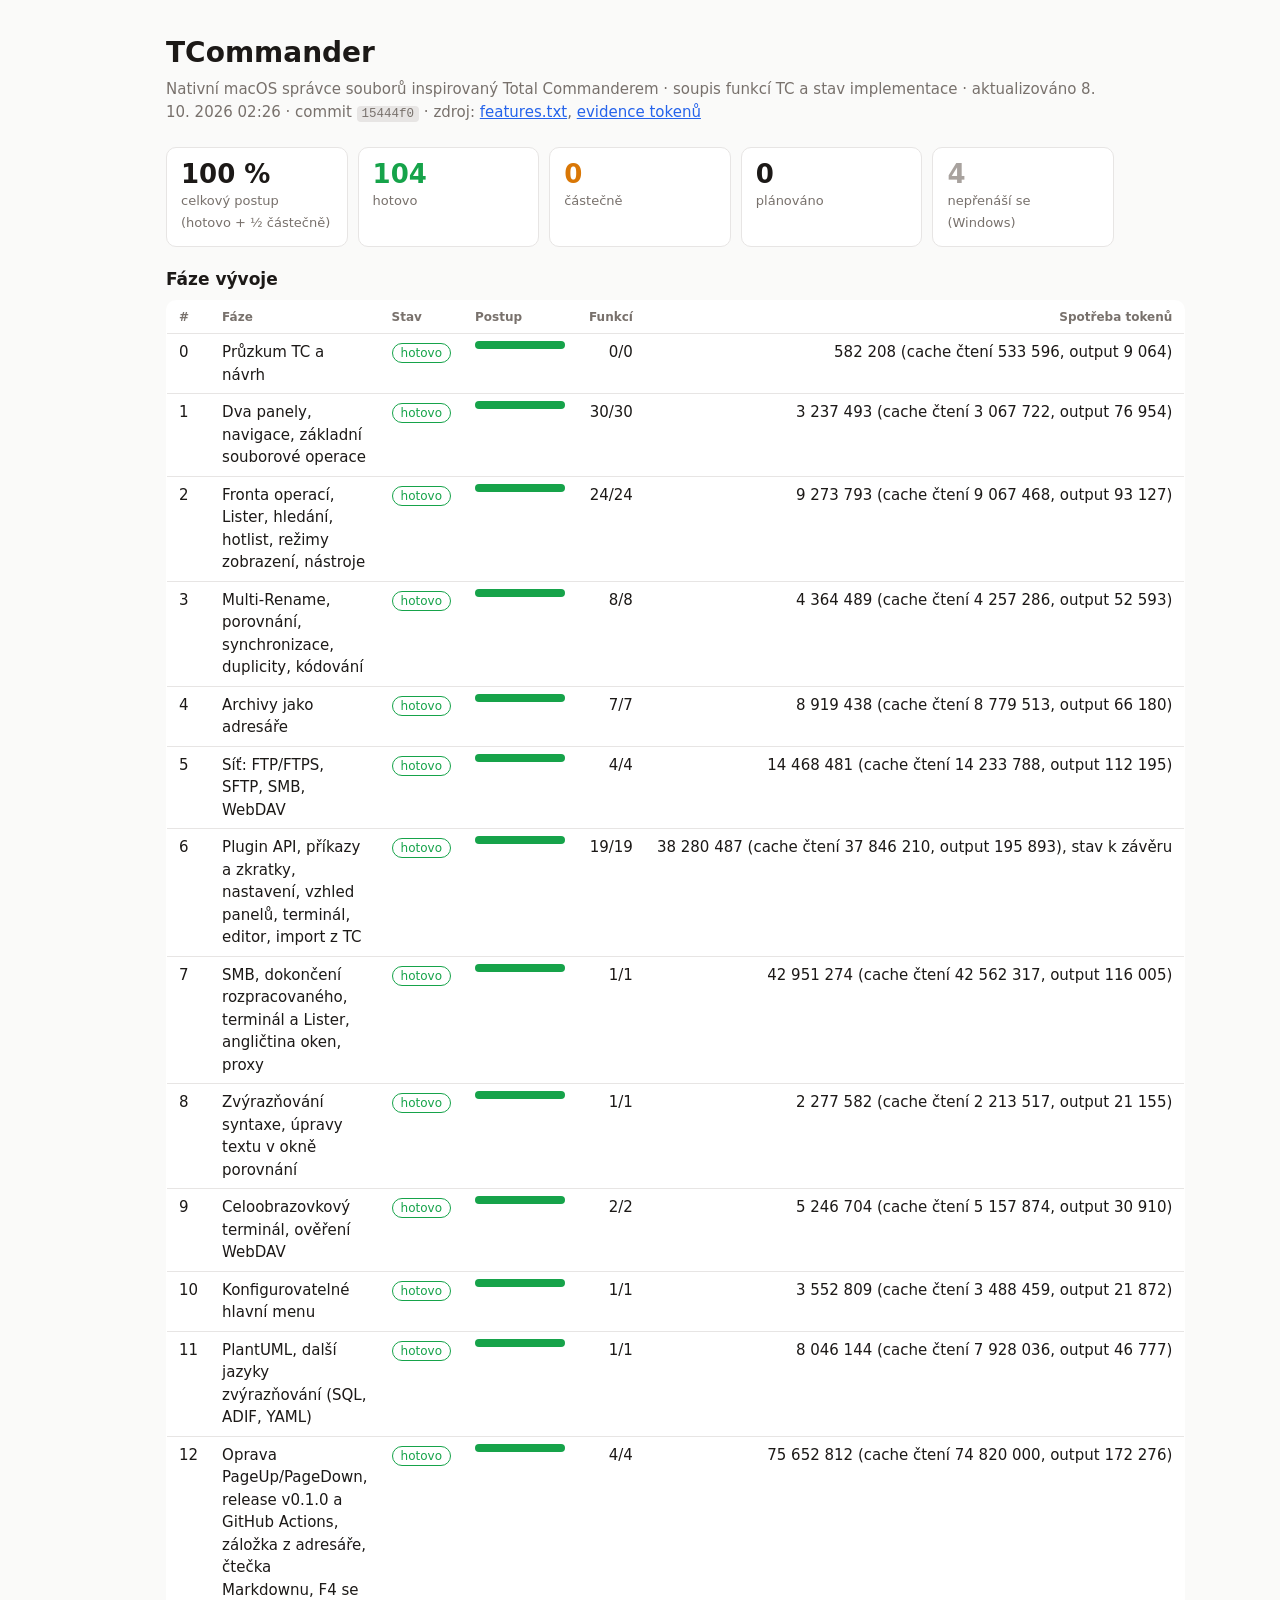
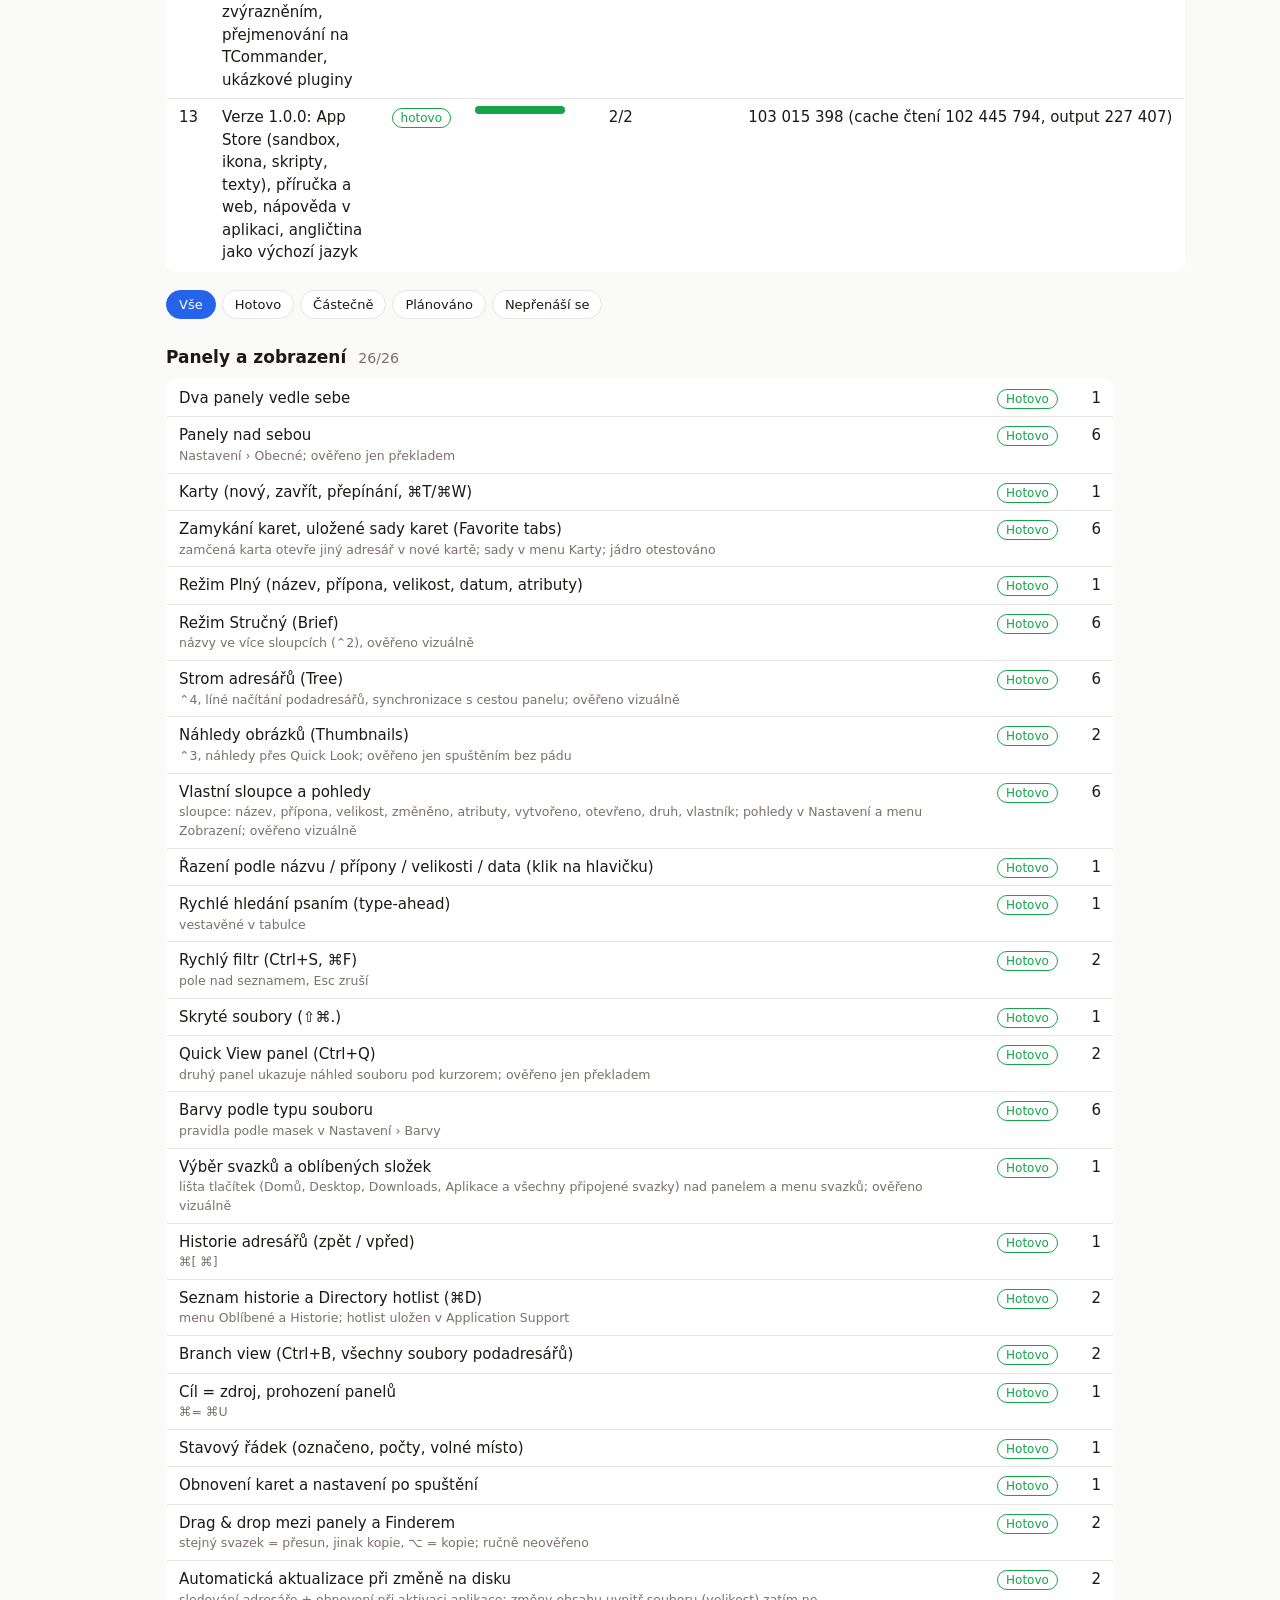
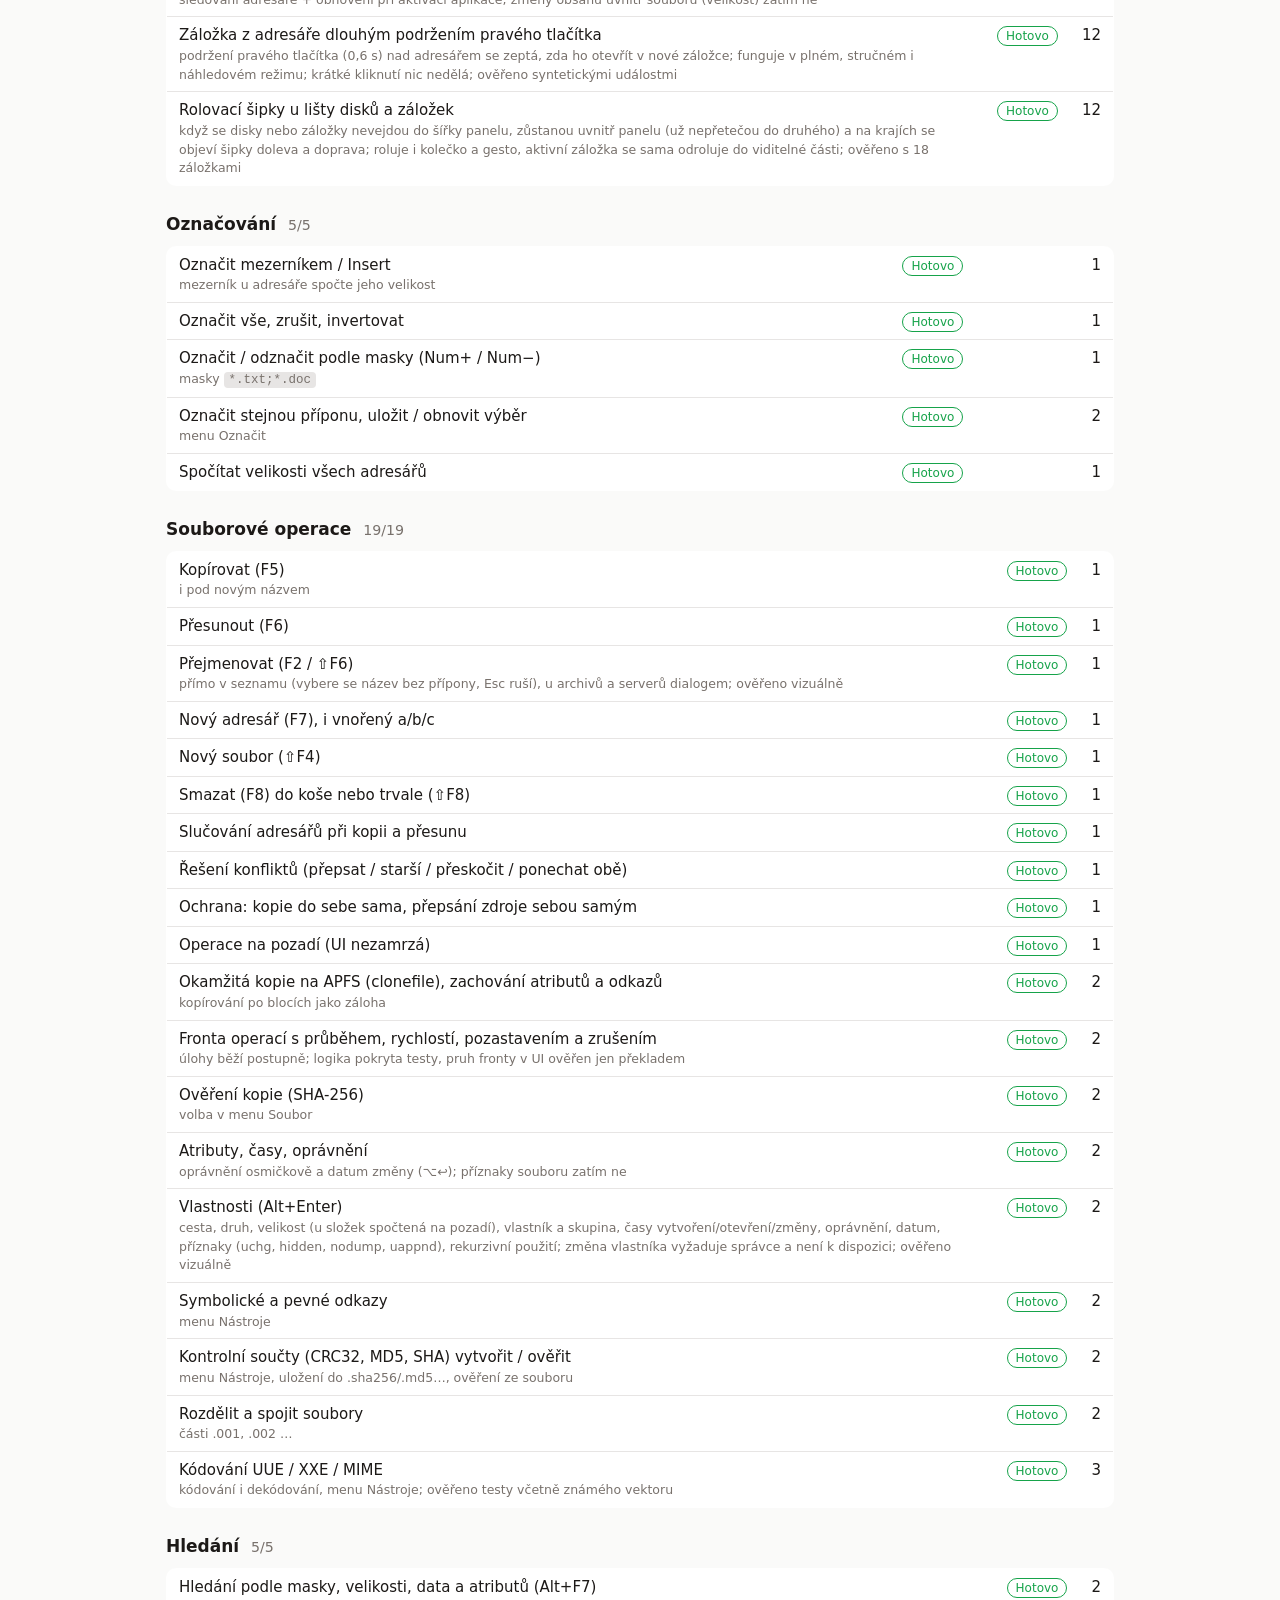
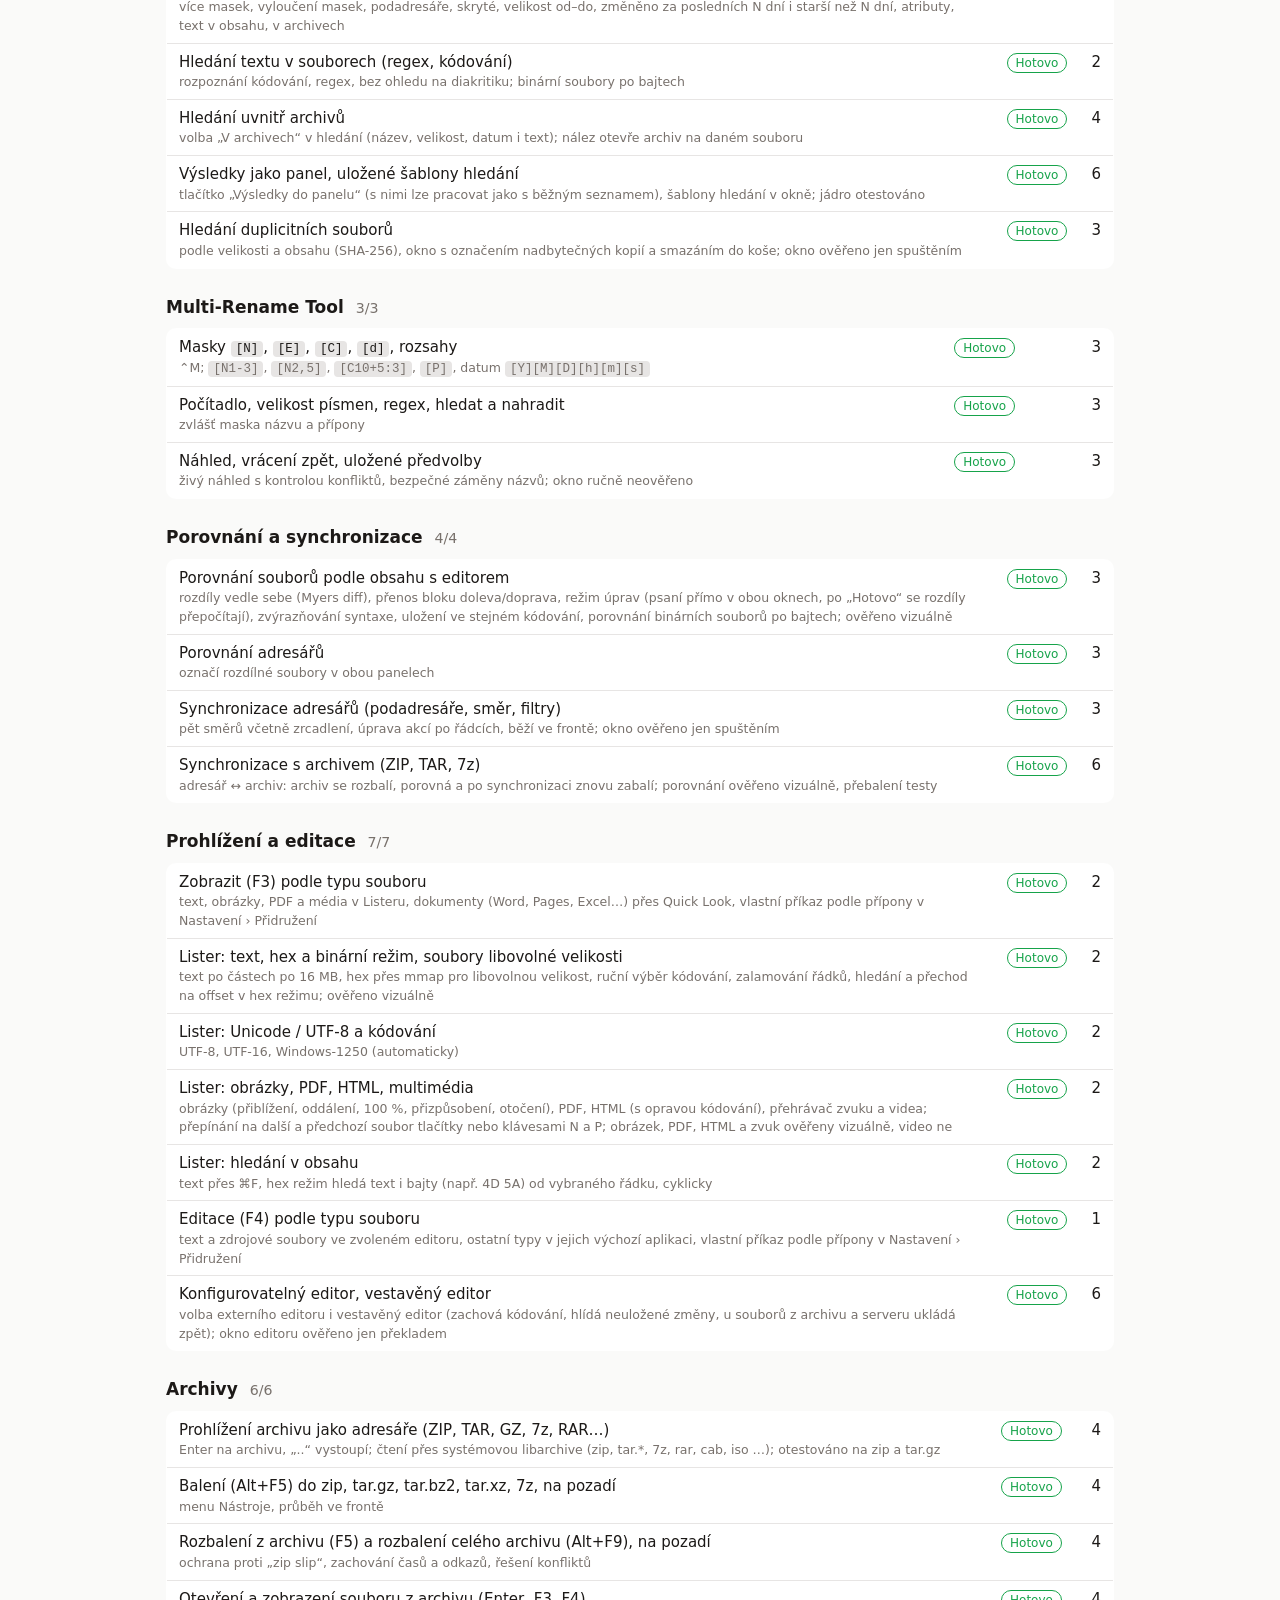
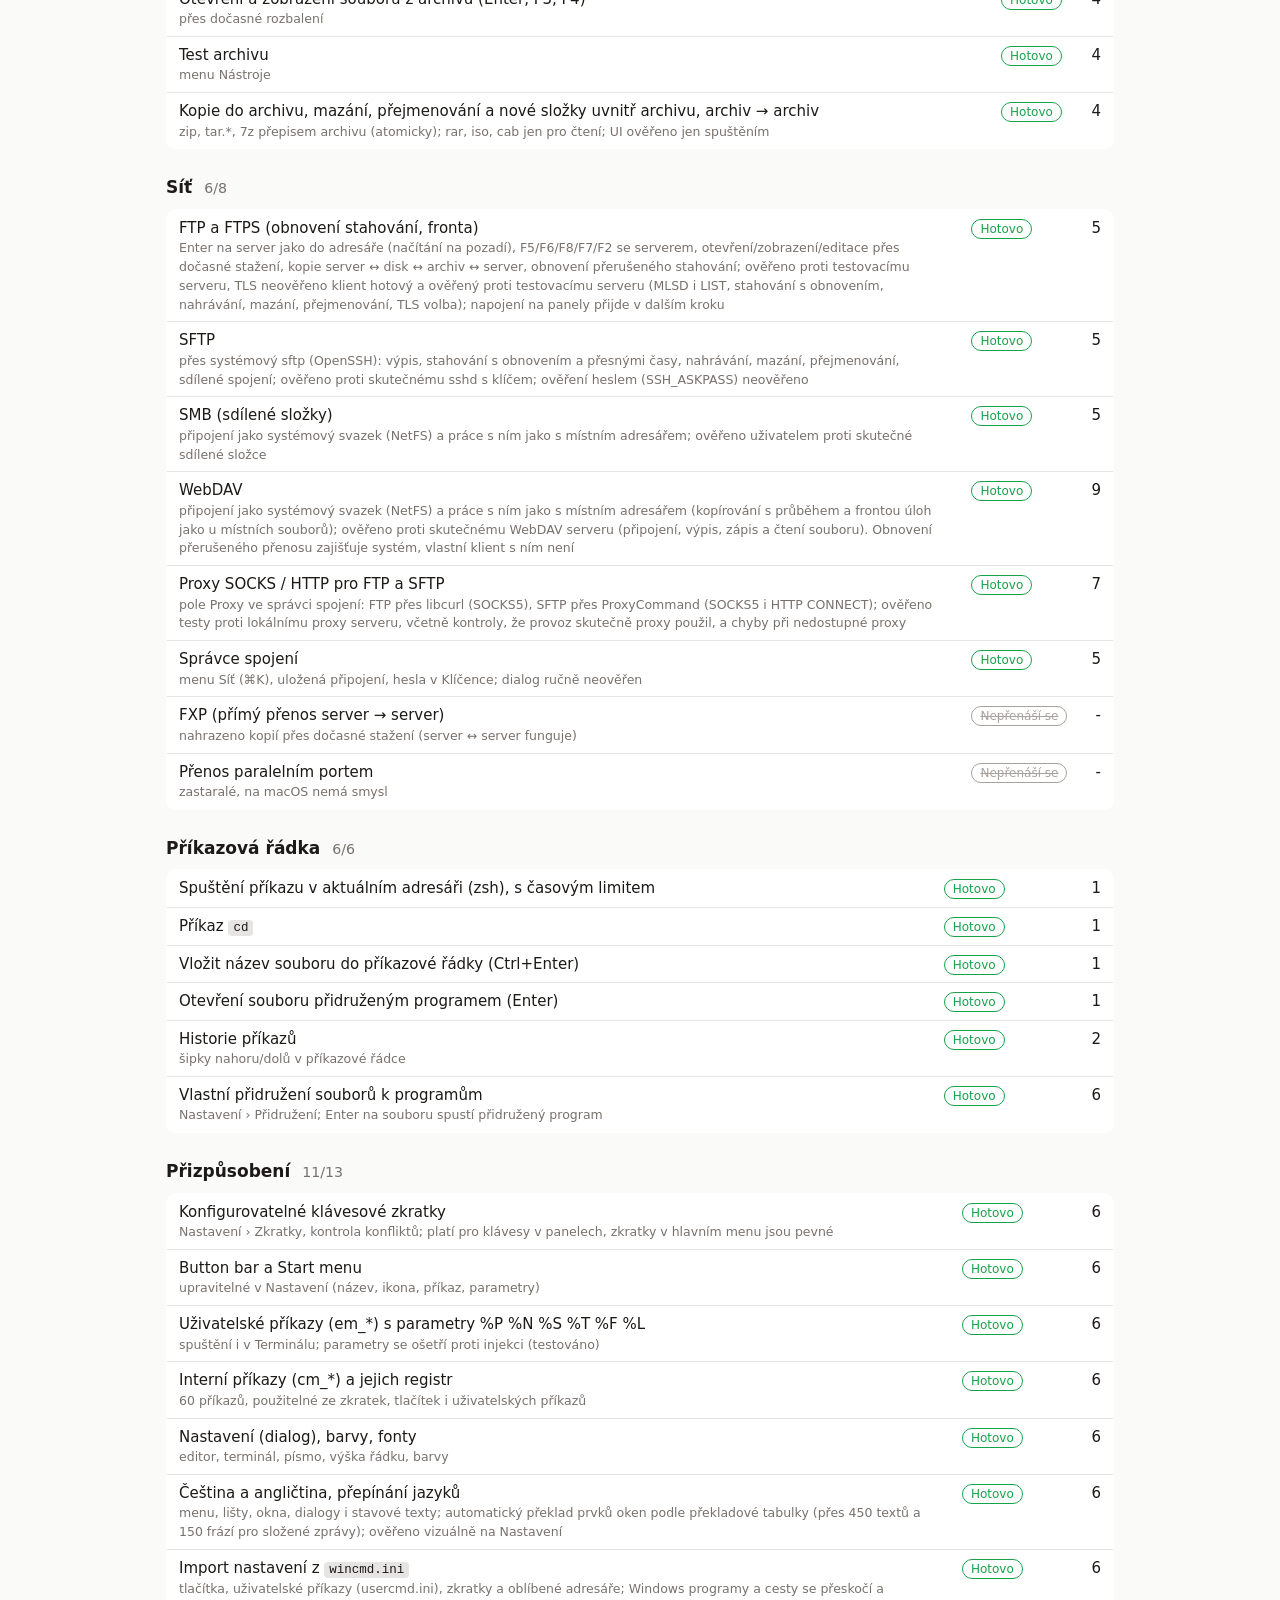
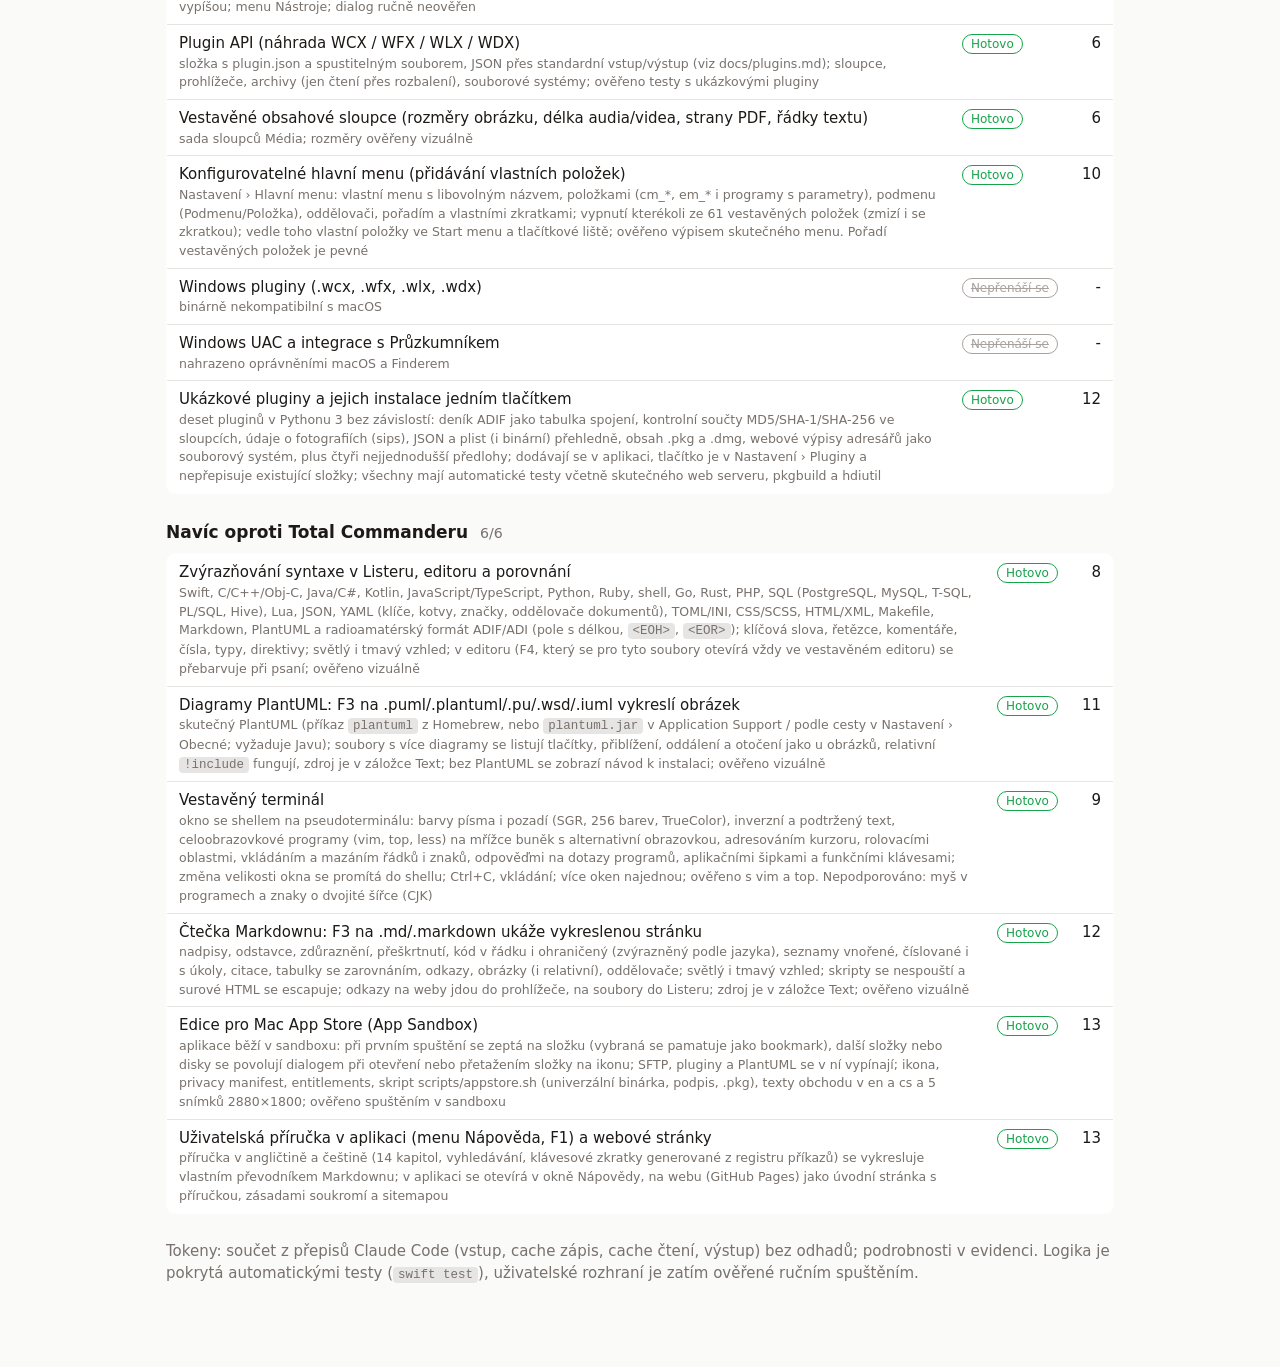
<file: docs/index.html>
<!doctype html>
<html lang="cs"><head><meta charset="utf-8"><meta name="viewport" content="width=device-width,initial-scale=1">
<title>TCommander – funkce a stav</title>
<style>
:root{--bg:#fafaf9;--fg:#1c1917;--mut:#78716c;--card:#fff;--line:#e7e5e4;--acc:#2563eb;--d:#16a34a;--p:#d97706;--t:#78716c;--x:#a8a29e}
@media(prefers-color-scheme:dark){:root{--bg:#141413;--fg:#f5f5f4;--mut:#a8a29e;--card:#1c1b1a;--line:#2e2c2a;--acc:#60a5fa;--d:#4ade80;--p:#fbbf24;--t:#a8a29e;--x:#78716c}}
*{box-sizing:border-box}body{margin:0;background:var(--bg);color:var(--fg);font:15px/1.5 -apple-system,system-ui,sans-serif}
main{max-width:980px;margin:0 auto;padding:32px 16px 64px}
h1{font-size:28px;margin:0 0 4px}h2{font-size:17px;margin:0 0 8px}h2 small{color:var(--mut);font-weight:400;margin-left:6px}
.sub{color:var(--mut);margin:0 0 24px}.sub a{color:var(--acc)}
.cards{display:grid;grid-template-columns:repeat(auto-fit,minmax(150px,1fr));gap:10px;margin-bottom:20px}
.card{background:var(--card);border:1px solid var(--line);border-radius:10px;padding:12px 14px}
.card b{display:block;font-size:26px;line-height:1.1}.card span{color:var(--mut);font-size:13px}
.bar{height:8px;background:var(--line);border-radius:4px;overflow:hidden;min-width:90px}.bar i{display:block;height:100%;background:var(--d)}
table{width:100%;border-collapse:collapse;background:var(--card);border:1px solid var(--line);border-radius:10px;overflow:hidden}
td,th{padding:7px 12px;border-bottom:1px solid var(--line);text-align:left;vertical-align:top}tr:last-child td{border-bottom:0}
th{font-size:12px;color:var(--mut);font-weight:600}.num{text-align:right;white-space:nowrap;font-variant-numeric:tabular-nums}
.note{color:var(--mut);font-size:12.5px}.note.ok b{color:var(--d)}.note.miss b{color:var(--p)}code{background:var(--line);padding:1px 5px;border-radius:4px;font-size:12.5px}
.tag,.pill{font-size:12px;padding:2px 8px;border-radius:99px;border:1px solid currentColor;white-space:nowrap}
.tag.D,.pill.hotovo{color:var(--d)}.tag.P,.pill.probíhá{color:var(--p)}.tag.T,.pill.plán{color:var(--t)}.tag.X{color:var(--x);text-decoration:line-through}
section{margin:26px 0}.filters{display:flex;gap:6px;flex-wrap:wrap;margin:18px 0 0}
button{font:inherit;font-size:13px;padding:4px 12px;border-radius:99px;border:1px solid var(--line);background:var(--card);color:var(--fg);cursor:pointer}
button[aria-pressed=true]{background:var(--acc);border-color:var(--acc);color:#fff}
@media(max-width:600px){td:nth-child(3),th:nth-child(3){display:none}}
</style></head><body><main>
<h1>TCommander</h1>
<p class="sub">Nativní macOS správce souborů inspirovaný Total Commanderem · soupis funkcí TC a stav implementace ·
aktualizováno 8. 10. 2026 02:26 · commit <code>15444f0</code> · zdroj: <a href="features.txt">features.txt</a>, <a href="token-ledger.md">evidence tokenů</a></p>
<div class="cards">
<div class="card"><b>100 %</b><span>celkový postup (hotovo + ½ částečně)</span></div>
<div class="card"><b style="color:var(--d)">104</b><span>hotovo</span></div>
<div class="card"><b style="color:var(--p)">0</b><span>částečně</span></div>
<div class="card"><b>0</b><span>plánováno</span></div>
<div class="card"><b style="color:var(--x)">4</b><span>nepřenáší se (Windows)</span></div>
</div>
<h2>Fáze vývoje</h2>
<table><tr><th>#</th><th>Fáze</th><th>Stav</th><th>Postup</th><th class="num">Funkcí</th><th class="num">Spotřeba tokenů</th></tr><tr><td>0</td><td>Průzkum TC a návrh</td><td><span class="pill hotovo">hotovo</span></td><td><div class="bar"><i style="width:100%"></i></div></td><td class="num">0/0</td><td class="num">582 208 (cache čtení 533 596, output 9 064)</td></tr><tr><td>1</td><td>Dva panely, navigace, základní souborové operace</td><td><span class="pill hotovo">hotovo</span></td><td><div class="bar"><i style="width:100%"></i></div></td><td class="num">30/30</td><td class="num">3 237 493 (cache čtení 3 067 722, output 76 954)</td></tr><tr><td>2</td><td>Fronta operací, Lister, hledání, hotlist, režimy zobrazení, nástroje</td><td><span class="pill hotovo">hotovo</span></td><td><div class="bar"><i style="width:100%"></i></div></td><td class="num">24/24</td><td class="num">9 273 793 (cache čtení 9 067 468, output 93 127)</td></tr><tr><td>3</td><td>Multi-Rename, porovnání, synchronizace, duplicity, kódování</td><td><span class="pill hotovo">hotovo</span></td><td><div class="bar"><i style="width:100%"></i></div></td><td class="num">8/8</td><td class="num">4 364 489 (cache čtení 4 257 286, output 52 593)</td></tr><tr><td>4</td><td>Archivy jako adresáře</td><td><span class="pill hotovo">hotovo</span></td><td><div class="bar"><i style="width:100%"></i></div></td><td class="num">7/7</td><td class="num">8 919 438 (cache čtení 8 779 513, output 66 180)</td></tr><tr><td>5</td><td>Síť: FTP/FTPS, SFTP, SMB, WebDAV</td><td><span class="pill hotovo">hotovo</span></td><td><div class="bar"><i style="width:100%"></i></div></td><td class="num">4/4</td><td class="num">14 468 481 (cache čtení 14 233 788, output 112 195)</td></tr><tr><td>6</td><td>Plugin API, příkazy a zkratky, nastavení, vzhled panelů, terminál, editor, import z TC</td><td><span class="pill hotovo">hotovo</span></td><td><div class="bar"><i style="width:100%"></i></div></td><td class="num">19/19</td><td class="num">38 280 487 (cache čtení 37 846 210, output 195 893), stav k závěru</td></tr><tr><td>7</td><td>SMB, dokončení rozpracovaného, terminál a Lister, angličtina oken, proxy</td><td><span class="pill hotovo">hotovo</span></td><td><div class="bar"><i style="width:100%"></i></div></td><td class="num">1/1</td><td class="num">42 951 274 (cache čtení 42 562 317, output 116 005)</td></tr><tr><td>8</td><td>Zvýrazňování syntaxe, úpravy textu v okně porovnání</td><td><span class="pill hotovo">hotovo</span></td><td><div class="bar"><i style="width:100%"></i></div></td><td class="num">1/1</td><td class="num">2 277 582 (cache čtení 2 213 517, output 21 155)</td></tr><tr><td>9</td><td>Celoobrazovkový terminál, ověření WebDAV</td><td><span class="pill hotovo">hotovo</span></td><td><div class="bar"><i style="width:100%"></i></div></td><td class="num">2/2</td><td class="num">5 246 704 (cache čtení 5 157 874, output 30 910)</td></tr><tr><td>10</td><td>Konfigurovatelné hlavní menu</td><td><span class="pill hotovo">hotovo</span></td><td><div class="bar"><i style="width:100%"></i></div></td><td class="num">1/1</td><td class="num">3 552 809 (cache čtení 3 488 459, output 21 872)</td></tr><tr><td>11</td><td>PlantUML, další jazyky zvýrazňování (SQL, ADIF, YAML)</td><td><span class="pill hotovo">hotovo</span></td><td><div class="bar"><i style="width:100%"></i></div></td><td class="num">1/1</td><td class="num">8 046 144 (cache čtení 7 928 036, output 46 777)</td></tr><tr><td>12</td><td>Oprava PageUp/PageDown, release v0.1.0 a GitHub Actions, záložka z adresáře, čtečka Markdownu, F4 se zvýrazněním, přejmenování na TCommander, ukázkové pluginy</td><td><span class="pill hotovo">hotovo</span></td><td><div class="bar"><i style="width:100%"></i></div></td><td class="num">4/4</td><td class="num">75 652 812 (cache čtení 74 820 000, output 172 276)</td></tr><tr><td>13</td><td>Verze 1.0.0: App Store (sandbox, ikona, skripty, texty), příručka a web, nápověda v aplikaci, angličtina jako výchozí jazyk</td><td><span class="pill hotovo">hotovo</span></td><td><div class="bar"><i style="width:100%"></i></div></td><td class="num">2/2</td><td class="num">103 015 398 (cache čtení 102 445 794, output 227 407)</td></tr></table>
<div class="filters" id="f"><button data-f="" aria-pressed="true">Vše</button>
<button data-f="D" aria-pressed="false">Hotovo</button><button data-f="P" aria-pressed="false">Částečně</button>
<button data-f="T" aria-pressed="false">Plánováno</button><button data-f="X" aria-pressed="false">Nepřenáší se</button></div>
<section><h2>Panely a zobrazení <small>26/26</small></h2><table><tr data-st="D"><td>Dva panely vedle sebe</td><td><span class="tag D">Hotovo</span></td><td class="num">1</td></tr><tr data-st="D"><td>Panely nad sebou<div class=note>Nastavení › Obecné; ověřeno jen překladem</div></td><td><span class="tag D">Hotovo</span></td><td class="num">6</td></tr><tr data-st="D"><td>Karty (nový, zavřít, přepínání, ⌘T/⌘W)</td><td><span class="tag D">Hotovo</span></td><td class="num">1</td></tr><tr data-st="D"><td>Zamykání karet, uložené sady karet (Favorite tabs)<div class=note>zamčená karta otevře jiný adresář v nové kartě; sady v menu Karty; jádro otestováno</div></td><td><span class="tag D">Hotovo</span></td><td class="num">6</td></tr><tr data-st="D"><td>Režim Plný (název, přípona, velikost, datum, atributy)</td><td><span class="tag D">Hotovo</span></td><td class="num">1</td></tr><tr data-st="D"><td>Režim Stručný (Brief)<div class=note>názvy ve více sloupcích (⌃2), ověřeno vizuálně</div></td><td><span class="tag D">Hotovo</span></td><td class="num">6</td></tr><tr data-st="D"><td>Strom adresářů (Tree)<div class=note>⌃4, líné načítání podadresářů, synchronizace s cestou panelu; ověřeno vizuálně</div></td><td><span class="tag D">Hotovo</span></td><td class="num">6</td></tr><tr data-st="D"><td>Náhledy obrázků (Thumbnails)<div class=note>⌃3, náhledy přes Quick Look; ověřeno jen spuštěním bez pádu</div></td><td><span class="tag D">Hotovo</span></td><td class="num">2</td></tr><tr data-st="D"><td>Vlastní sloupce a pohledy<div class=note>sloupce: název, přípona, velikost, změněno, atributy, vytvořeno, otevřeno, druh, vlastník; pohledy v Nastavení a menu Zobrazení; ověřeno vizuálně</div></td><td><span class="tag D">Hotovo</span></td><td class="num">6</td></tr><tr data-st="D"><td>Řazení podle názvu / přípony / velikosti / data (klik na hlavičku)</td><td><span class="tag D">Hotovo</span></td><td class="num">1</td></tr><tr data-st="D"><td>Rychlé hledání psaním (type-ahead)<div class=note>vestavěné v tabulce</div></td><td><span class="tag D">Hotovo</span></td><td class="num">1</td></tr><tr data-st="D"><td>Rychlý filtr (Ctrl+S, ⌘F)<div class=note>pole nad seznamem, Esc zruší</div></td><td><span class="tag D">Hotovo</span></td><td class="num">2</td></tr><tr data-st="D"><td>Skryté soubory (⇧⌘.)</td><td><span class="tag D">Hotovo</span></td><td class="num">1</td></tr><tr data-st="D"><td>Quick View panel (Ctrl+Q)<div class=note>druhý panel ukazuje náhled souboru pod kurzorem; ověřeno jen překladem</div></td><td><span class="tag D">Hotovo</span></td><td class="num">2</td></tr><tr data-st="D"><td>Barvy podle typu souboru<div class=note>pravidla podle masek v Nastavení › Barvy</div></td><td><span class="tag D">Hotovo</span></td><td class="num">6</td></tr><tr data-st="D"><td>Výběr svazků a oblíbených složek<div class=note>lišta tlačítek (Domů, Desktop, Downloads, Aplikace a všechny připojené svazky) nad panelem a menu svazků; ověřeno vizuálně</div></td><td><span class="tag D">Hotovo</span></td><td class="num">1</td></tr><tr data-st="D"><td>Historie adresářů (zpět / vpřed)<div class=note>⌘[ ⌘]</div></td><td><span class="tag D">Hotovo</span></td><td class="num">1</td></tr><tr data-st="D"><td>Seznam historie a Directory hotlist (⌘D)<div class=note>menu Oblíbené a Historie; hotlist uložen v Application Support</div></td><td><span class="tag D">Hotovo</span></td><td class="num">2</td></tr><tr data-st="D"><td>Branch view (Ctrl+B, všechny soubory podadresářů)</td><td><span class="tag D">Hotovo</span></td><td class="num">2</td></tr><tr data-st="D"><td>Cíl = zdroj, prohození panelů<div class=note>⌘=  ⌘U</div></td><td><span class="tag D">Hotovo</span></td><td class="num">1</td></tr><tr data-st="D"><td>Stavový řádek (označeno, počty, volné místo)</td><td><span class="tag D">Hotovo</span></td><td class="num">1</td></tr><tr data-st="D"><td>Obnovení karet a nastavení po spuštění</td><td><span class="tag D">Hotovo</span></td><td class="num">1</td></tr><tr data-st="D"><td>Drag &amp; drop mezi panely a Finderem<div class=note>stejný svazek = přesun, jinak kopie, ⌥ = kopie; ručně neověřeno</div></td><td><span class="tag D">Hotovo</span></td><td class="num">2</td></tr><tr data-st="D"><td>Automatická aktualizace při změně na disku<div class=note>sledování adresáře + obnovení při aktivaci aplikace; změny obsahu uvnitř souboru (velikost) zatím ne</div></td><td><span class="tag D">Hotovo</span></td><td class="num">2</td></tr><tr data-st="D"><td>Záložka z adresáře dlouhým podržením pravého tlačítka<div class=note>podržení pravého tlačítka (0,6 s) nad adresářem se zeptá, zda ho otevřít v nové záložce; funguje v plném, stručném i náhledovém režimu; krátké kliknutí nic nedělá; ověřeno syntetickými událostmi</div></td><td><span class="tag D">Hotovo</span></td><td class="num">12</td></tr><tr data-st="D"><td>Rolovací šipky u lišty disků a záložek<div class=note>když se disky nebo záložky nevejdou do šířky panelu, zůstanou uvnitř panelu (už nepřetečou do druhého) a na krajích se objeví šipky doleva a doprava; roluje i kolečko a gesto, aktivní záložka se sama odroluje do viditelné části; ověřeno s 18 záložkami</div></td><td><span class="tag D">Hotovo</span></td><td class="num">12</td></tr></table></section><section><h2>Označování <small>5/5</small></h2><table><tr data-st="D"><td>Označit mezerníkem / Insert<div class=note>mezerník u adresáře spočte jeho velikost</div></td><td><span class="tag D">Hotovo</span></td><td class="num">1</td></tr><tr data-st="D"><td>Označit vše, zrušit, invertovat</td><td><span class="tag D">Hotovo</span></td><td class="num">1</td></tr><tr data-st="D"><td>Označit / odznačit podle masky (Num+ / Num−)<div class=note>masky <code>*.txt;*.doc</code></div></td><td><span class="tag D">Hotovo</span></td><td class="num">1</td></tr><tr data-st="D"><td>Označit stejnou příponu, uložit / obnovit výběr<div class=note>menu Označit</div></td><td><span class="tag D">Hotovo</span></td><td class="num">2</td></tr><tr data-st="D"><td>Spočítat velikosti všech adresářů</td><td><span class="tag D">Hotovo</span></td><td class="num">1</td></tr></table></section><section><h2>Souborové operace <small>19/19</small></h2><table><tr data-st="D"><td>Kopírovat (F5)<div class=note>i pod novým názvem</div></td><td><span class="tag D">Hotovo</span></td><td class="num">1</td></tr><tr data-st="D"><td>Přesunout (F6)</td><td><span class="tag D">Hotovo</span></td><td class="num">1</td></tr><tr data-st="D"><td>Přejmenovat (F2 / ⇧F6)<div class=note>přímo v seznamu (vybere se název bez přípony, Esc ruší), u archivů a serverů dialogem; ověřeno vizuálně</div></td><td><span class="tag D">Hotovo</span></td><td class="num">1</td></tr><tr data-st="D"><td>Nový adresář (F7), i vnořený a/b/c</td><td><span class="tag D">Hotovo</span></td><td class="num">1</td></tr><tr data-st="D"><td>Nový soubor (⇧F4)</td><td><span class="tag D">Hotovo</span></td><td class="num">1</td></tr><tr data-st="D"><td>Smazat (F8) do koše nebo trvale (⇧F8)</td><td><span class="tag D">Hotovo</span></td><td class="num">1</td></tr><tr data-st="D"><td>Slučování adresářů při kopii a přesunu</td><td><span class="tag D">Hotovo</span></td><td class="num">1</td></tr><tr data-st="D"><td>Řešení konfliktů (přepsat / starší / přeskočit / ponechat obě)</td><td><span class="tag D">Hotovo</span></td><td class="num">1</td></tr><tr data-st="D"><td>Ochrana: kopie do sebe sama, přepsání zdroje sebou samým</td><td><span class="tag D">Hotovo</span></td><td class="num">1</td></tr><tr data-st="D"><td>Operace na pozadí (UI nezamrzá)</td><td><span class="tag D">Hotovo</span></td><td class="num">1</td></tr><tr data-st="D"><td>Okamžitá kopie na APFS (clonefile), zachování atributů a odkazů<div class=note>kopírování po blocích jako záloha</div></td><td><span class="tag D">Hotovo</span></td><td class="num">2</td></tr><tr data-st="D"><td>Fronta operací s průběhem, rychlostí, pozastavením a zrušením<div class=note>úlohy běží postupně; logika pokryta testy, pruh fronty v UI ověřen jen překladem</div></td><td><span class="tag D">Hotovo</span></td><td class="num">2</td></tr><tr data-st="D"><td>Ověření kopie (SHA-256)<div class=note>volba v menu Soubor</div></td><td><span class="tag D">Hotovo</span></td><td class="num">2</td></tr><tr data-st="D"><td>Atributy, časy, oprávnění<div class=note>oprávnění osmičkově a datum změny (⌥↩); příznaky souboru zatím ne</div></td><td><span class="tag D">Hotovo</span></td><td class="num">2</td></tr><tr data-st="D"><td>Vlastnosti (Alt+Enter)<div class=note>cesta, druh, velikost (u složek spočtená na pozadí), vlastník a skupina, časy vytvoření/otevření/změny, oprávnění, datum, příznaky (uchg, hidden, nodump, uappnd), rekurzivní použití; změna vlastníka vyžaduje správce a není k dispozici; ověřeno vizuálně</div></td><td><span class="tag D">Hotovo</span></td><td class="num">2</td></tr><tr data-st="D"><td>Symbolické a pevné odkazy<div class=note>menu Nástroje</div></td><td><span class="tag D">Hotovo</span></td><td class="num">2</td></tr><tr data-st="D"><td>Kontrolní součty (CRC32, MD5, SHA) vytvořit / ověřit<div class=note>menu Nástroje, uložení do .sha256/.md5…, ověření ze souboru</div></td><td><span class="tag D">Hotovo</span></td><td class="num">2</td></tr><tr data-st="D"><td>Rozdělit a spojit soubory<div class=note>části .001, .002 …</div></td><td><span class="tag D">Hotovo</span></td><td class="num">2</td></tr><tr data-st="D"><td>Kódování UUE / XXE / MIME<div class=note>kódování i dekódování, menu Nástroje; ověřeno testy včetně známého vektoru</div></td><td><span class="tag D">Hotovo</span></td><td class="num">3</td></tr></table></section><section><h2>Hledání <small>5/5</small></h2><table><tr data-st="D"><td>Hledání podle masky, velikosti, data a atributů (Alt+F7)<div class=note>více masek, vyloučení masek, podadresáře, skryté, velikost od–do, změněno za posledních N dní i starší než N dní, atributy, text v obsahu, v archivech</div></td><td><span class="tag D">Hotovo</span></td><td class="num">2</td></tr><tr data-st="D"><td>Hledání textu v souborech (regex, kódování)<div class=note>rozpoznání kódování, regex, bez ohledu na diakritiku; binární soubory po bajtech</div></td><td><span class="tag D">Hotovo</span></td><td class="num">2</td></tr><tr data-st="D"><td>Hledání uvnitř archivů<div class=note>volba „V archivech“ v hledání (název, velikost, datum i text); nález otevře archiv na daném souboru</div></td><td><span class="tag D">Hotovo</span></td><td class="num">4</td></tr><tr data-st="D"><td>Výsledky jako panel, uložené šablony hledání<div class=note>tlačítko „Výsledky do panelu“ (s nimi lze pracovat jako s běžným seznamem), šablony hledání v okně; jádro otestováno</div></td><td><span class="tag D">Hotovo</span></td><td class="num">6</td></tr><tr data-st="D"><td>Hledání duplicitních souborů<div class=note>podle velikosti a obsahu (SHA-256), okno s označením nadbytečných kopií a smazáním do koše; okno ověřeno jen spuštěním</div></td><td><span class="tag D">Hotovo</span></td><td class="num">3</td></tr></table></section><section><h2>Multi-Rename Tool <small>3/3</small></h2><table><tr data-st="D"><td>Masky <code>[N]</code>, <code>[E]</code>, <code>[C]</code>, <code>[d]</code>, rozsahy<div class=note>⌃M; <code>[N1-3]</code>, <code>[N2,5]</code>, <code>[C10+5:3]</code>, <code>[P]</code>, datum <code>[Y][M][D][h][m][s]</code></div></td><td><span class="tag D">Hotovo</span></td><td class="num">3</td></tr><tr data-st="D"><td>Počítadlo, velikost písmen, regex, hledat a nahradit<div class=note>zvlášť maska názvu a přípony</div></td><td><span class="tag D">Hotovo</span></td><td class="num">3</td></tr><tr data-st="D"><td>Náhled, vrácení zpět, uložené předvolby<div class=note>živý náhled s kontrolou konfliktů, bezpečné záměny názvů; okno ručně neověřeno</div></td><td><span class="tag D">Hotovo</span></td><td class="num">3</td></tr></table></section><section><h2>Porovnání a synchronizace <small>4/4</small></h2><table><tr data-st="D"><td>Porovnání souborů podle obsahu s editorem<div class=note>rozdíly vedle sebe (Myers diff), přenos bloku doleva/doprava, režim úprav (psaní přímo v obou oknech, po „Hotovo“ se rozdíly přepočítají), zvýrazňování syntaxe, uložení ve stejném kódování, porovnání binárních souborů po bajtech; ověřeno vizuálně</div></td><td><span class="tag D">Hotovo</span></td><td class="num">3</td></tr><tr data-st="D"><td>Porovnání adresářů<div class=note>označí rozdílné soubory v obou panelech</div></td><td><span class="tag D">Hotovo</span></td><td class="num">3</td></tr><tr data-st="D"><td>Synchronizace adresářů (podadresáře, směr, filtry)<div class=note>pět směrů včetně zrcadlení, úprava akcí po řádcích, běží ve frontě; okno ověřeno jen spuštěním</div></td><td><span class="tag D">Hotovo</span></td><td class="num">3</td></tr><tr data-st="D"><td>Synchronizace s archivem (ZIP, TAR, 7z)<div class=note>adresář ↔ archiv: archiv se rozbalí, porovná a po synchronizaci znovu zabalí; porovnání ověřeno vizuálně, přebalení testy</div></td><td><span class="tag D">Hotovo</span></td><td class="num">6</td></tr></table></section><section><h2>Prohlížení a editace <small>7/7</small></h2><table><tr data-st="D"><td>Zobrazit (F3) podle typu souboru<div class=note>text, obrázky, PDF a média v Listeru, dokumenty (Word, Pages, Excel…) přes Quick Look, vlastní příkaz podle přípony v Nastavení › Přidružení</div></td><td><span class="tag D">Hotovo</span></td><td class="num">2</td></tr><tr data-st="D"><td>Lister: text, hex a binární režim, soubory libovolné velikosti<div class=note>text po částech po 16 MB, hex přes mmap pro libovolnou velikost, ruční výběr kódování, zalamování řádků, hledání a přechod na offset v hex režimu; ověřeno vizuálně</div></td><td><span class="tag D">Hotovo</span></td><td class="num">2</td></tr><tr data-st="D"><td>Lister: Unicode / UTF-8 a kódování<div class=note>UTF-8, UTF-16, Windows-1250 (automaticky)</div></td><td><span class="tag D">Hotovo</span></td><td class="num">2</td></tr><tr data-st="D"><td>Lister: obrázky, PDF, HTML, multimédia<div class=note>obrázky (přiblížení, oddálení, 100 %, přizpůsobení, otočení), PDF, HTML (s opravou kódování), přehrávač zvuku a videa; přepínání na další a předchozí soubor tlačítky nebo klávesami N a P; obrázek, PDF, HTML a zvuk ověřeny vizuálně, video ne</div></td><td><span class="tag D">Hotovo</span></td><td class="num">2</td></tr><tr data-st="D"><td>Lister: hledání v obsahu<div class=note>text přes ⌘F, hex režim hledá text i bajty (např. 4D 5A) od vybraného řádku, cyklicky</div></td><td><span class="tag D">Hotovo</span></td><td class="num">2</td></tr><tr data-st="D"><td>Editace (F4) podle typu souboru<div class=note>text a zdrojové soubory ve zvoleném editoru, ostatní typy v jejich výchozí aplikaci, vlastní příkaz podle přípony v Nastavení › Přidružení</div></td><td><span class="tag D">Hotovo</span></td><td class="num">1</td></tr><tr data-st="D"><td>Konfigurovatelný editor, vestavěný editor<div class=note>volba externího editoru i vestavěný editor (zachová kódování, hlídá neuložené změny, u souborů z archivu a serveru ukládá zpět); okno editoru ověřeno jen překladem</div></td><td><span class="tag D">Hotovo</span></td><td class="num">6</td></tr></table></section><section><h2>Archivy <small>6/6</small></h2><table><tr data-st="D"><td>Prohlížení archivu jako adresáře (ZIP, TAR, GZ, 7z, RAR…)<div class=note>Enter na archivu, „..“ vystoupí; čtení přes systémovou libarchive (zip, tar.*, 7z, rar, cab, iso …); otestováno na zip a tar.gz</div></td><td><span class="tag D">Hotovo</span></td><td class="num">4</td></tr><tr data-st="D"><td>Balení (Alt+F5) do zip, tar.gz, tar.bz2, tar.xz, 7z, na pozadí<div class=note>menu Nástroje, průběh ve frontě</div></td><td><span class="tag D">Hotovo</span></td><td class="num">4</td></tr><tr data-st="D"><td>Rozbalení z archivu (F5) a rozbalení celého archivu (Alt+F9), na pozadí<div class=note>ochrana proti „zip slip“, zachování časů a odkazů, řešení konfliktů</div></td><td><span class="tag D">Hotovo</span></td><td class="num">4</td></tr><tr data-st="D"><td>Otevření a zobrazení souboru z archivu (Enter, F3, F4)<div class=note>přes dočasné rozbalení</div></td><td><span class="tag D">Hotovo</span></td><td class="num">4</td></tr><tr data-st="D"><td>Test archivu<div class=note>menu Nástroje</div></td><td><span class="tag D">Hotovo</span></td><td class="num">4</td></tr><tr data-st="D"><td>Kopie do archivu, mazání, přejmenování a nové složky uvnitř archivu, archiv → archiv<div class=note>zip, tar.*, 7z přepisem archivu (atomicky); rar, iso, cab jen pro čtení; UI ověřeno jen spuštěním</div></td><td><span class="tag D">Hotovo</span></td><td class="num">4</td></tr></table></section><section><h2>Síť <small>6/8</small></h2><table><tr data-st="D"><td>FTP a FTPS (obnovení stahování, fronta)<div class=note>Enter na server jako do adresáře (načítání na pozadí), F5/F6/F8/F7/F2 se serverem, otevření/zobrazení/editace přes dočasné stažení, kopie server ↔ disk ↔ archiv ↔ server, obnovení přerušeného stahování; ověřeno proti testovacímu serveru, TLS neověřeno klient hotový a ověřený proti testovacímu serveru (MLSD i LIST, stahování s obnovením, nahrávání, mazání, přejmenování, TLS volba); napojení na panely přijde v dalším kroku</div></td><td><span class="tag D">Hotovo</span></td><td class="num">5</td></tr><tr data-st="D"><td>SFTP<div class=note>přes systémový sftp (OpenSSH): výpis, stahování s obnovením a přesnými časy, nahrávání, mazání, přejmenování, sdílené spojení; ověřeno proti skutečnému sshd s klíčem; ověření heslem (SSH_ASKPASS) neověřeno</div></td><td><span class="tag D">Hotovo</span></td><td class="num">5</td></tr><tr data-st="D"><td>SMB (sdílené složky)<div class=note>připojení jako systémový svazek (NetFS) a práce s ním jako s místním adresářem; ověřeno uživatelem proti skutečné sdílené složce</div></td><td><span class="tag D">Hotovo</span></td><td class="num">5</td></tr><tr data-st="D"><td>WebDAV<div class=note>připojení jako systémový svazek (NetFS) a práce s ním jako s místním adresářem (kopírování s průběhem a frontou úloh jako u místních souborů); ověřeno proti skutečnému WebDAV serveru (připojení, výpis, zápis a čtení souboru). Obnovení přerušeného přenosu zajišťuje systém, vlastní klient s ním není</div></td><td><span class="tag D">Hotovo</span></td><td class="num">9</td></tr><tr data-st="D"><td>Proxy SOCKS / HTTP pro FTP a SFTP<div class=note>pole Proxy ve správci spojení: FTP přes libcurl (SOCKS5), SFTP přes ProxyCommand (SOCKS5 i HTTP CONNECT); ověřeno testy proti lokálnímu proxy serveru, včetně kontroly, že provoz skutečně proxy použil, a chyby při nedostupné proxy</div></td><td><span class="tag D">Hotovo</span></td><td class="num">7</td></tr><tr data-st="D"><td>Správce spojení<div class=note>menu Síť (⌘K), uložená připojení, hesla v Klíčence; dialog ručně neověřen</div></td><td><span class="tag D">Hotovo</span></td><td class="num">5</td></tr><tr data-st="X"><td>FXP (přímý přenos server → server)<div class=note>nahrazeno kopií přes dočasné stažení (server ↔ server funguje)</div></td><td><span class="tag X">Nepřenáší se</span></td><td class="num">-</td></tr><tr data-st="X"><td>Přenos paralelním portem<div class=note>zastaralé, na macOS nemá smysl</div></td><td><span class="tag X">Nepřenáší se</span></td><td class="num">-</td></tr></table></section><section><h2>Příkazová řádka <small>6/6</small></h2><table><tr data-st="D"><td>Spuštění příkazu v aktuálním adresáři (zsh), s časovým limitem</td><td><span class="tag D">Hotovo</span></td><td class="num">1</td></tr><tr data-st="D"><td>Příkaz <code>cd</code></td><td><span class="tag D">Hotovo</span></td><td class="num">1</td></tr><tr data-st="D"><td>Vložit název souboru do příkazové řádky (Ctrl+Enter)</td><td><span class="tag D">Hotovo</span></td><td class="num">1</td></tr><tr data-st="D"><td>Otevření souboru přidruženým programem (Enter)</td><td><span class="tag D">Hotovo</span></td><td class="num">1</td></tr><tr data-st="D"><td>Historie příkazů<div class=note>šipky nahoru/dolů v příkazové řádce</div></td><td><span class="tag D">Hotovo</span></td><td class="num">2</td></tr><tr data-st="D"><td>Vlastní přidružení souborů k programům<div class=note>Nastavení › Přidružení; Enter na souboru spustí přidružený program</div></td><td><span class="tag D">Hotovo</span></td><td class="num">6</td></tr></table></section><section><h2>Přizpůsobení <small>11/13</small></h2><table><tr data-st="D"><td>Konfigurovatelné klávesové zkratky<div class=note>Nastavení › Zkratky, kontrola konfliktů; platí pro klávesy v panelech, zkratky v hlavním menu jsou pevné</div></td><td><span class="tag D">Hotovo</span></td><td class="num">6</td></tr><tr data-st="D"><td>Button bar a Start menu<div class=note>upravitelné v Nastavení (název, ikona, příkaz, parametry)</div></td><td><span class="tag D">Hotovo</span></td><td class="num">6</td></tr><tr data-st="D"><td>Uživatelské příkazy (em_*) s parametry %P %N %S %T %F %L<div class=note>spuštění i v Terminálu; parametry se ošetří proti injekci (testováno)</div></td><td><span class="tag D">Hotovo</span></td><td class="num">6</td></tr><tr data-st="D"><td>Interní příkazy (cm_*) a jejich registr<div class=note>60 příkazů, použitelné ze zkratek, tlačítek i uživatelských příkazů</div></td><td><span class="tag D">Hotovo</span></td><td class="num">6</td></tr><tr data-st="D"><td>Nastavení (dialog), barvy, fonty<div class=note>editor, terminál, písmo, výška řádku, barvy</div></td><td><span class="tag D">Hotovo</span></td><td class="num">6</td></tr><tr data-st="D"><td>Čeština a angličtina, přepínání jazyků<div class=note>menu, lišty, okna, dialogy i stavové texty; automatický překlad prvků oken podle překladové tabulky (přes 450 textů a 150 frází pro složené zprávy); ověřeno vizuálně na Nastavení</div></td><td><span class="tag D">Hotovo</span></td><td class="num">6</td></tr><tr data-st="D"><td>Import nastavení z <code>wincmd.ini</code><div class=note>tlačítka, uživatelské příkazy (usercmd.ini), zkratky a oblíbené adresáře; Windows programy a cesty se přeskočí a vypíšou; menu Nástroje; dialog ručně neověřen</div></td><td><span class="tag D">Hotovo</span></td><td class="num">6</td></tr><tr data-st="D"><td>Plugin API (náhrada WCX / WFX / WLX / WDX)<div class=note>složka s plugin.json a spustitelným souborem, JSON přes standardní vstup/výstup (viz docs/plugins.md); sloupce, prohlížeče, archivy (jen čtení přes rozbalení), souborové systémy; ověřeno testy s ukázkovými pluginy</div></td><td><span class="tag D">Hotovo</span></td><td class="num">6</td></tr><tr data-st="D"><td>Vestavěné obsahové sloupce (rozměry obrázku, délka audia/videa, strany PDF, řádky textu)<div class=note>sada sloupců Média; rozměry ověřeny vizuálně</div></td><td><span class="tag D">Hotovo</span></td><td class="num">6</td></tr><tr data-st="D"><td>Konfigurovatelné hlavní menu (přidávání vlastních položek)<div class=note>Nastavení › Hlavní menu: vlastní menu s libovolným názvem, položkami (cm_*, em_* i programy s parametry), podmenu (Podmenu/Položka), oddělovači, pořadím a vlastními zkratkami; vypnutí kterékoli ze 61 vestavěných položek (zmizí i se zkratkou); vedle toho vlastní položky ve Start menu a tlačítkové liště; ověřeno výpisem skutečného menu. Pořadí vestavěných položek je pevné</div></td><td><span class="tag D">Hotovo</span></td><td class="num">10</td></tr><tr data-st="X"><td>Windows pluginy (.wcx, .wfx, .wlx, .wdx)<div class=note>binárně nekompatibilní s macOS</div></td><td><span class="tag X">Nepřenáší se</span></td><td class="num">-</td></tr><tr data-st="X"><td>Windows UAC a integrace s Průzkumníkem<div class=note>nahrazeno oprávněními macOS a Finderem</div></td><td><span class="tag X">Nepřenáší se</span></td><td class="num">-</td></tr><tr data-st="D"><td>Ukázkové pluginy a jejich instalace jedním tlačítkem<div class=note>deset pluginů v Pythonu 3 bez závislostí: deník ADIF jako tabulka spojení, kontrolní součty MD5/SHA-1/SHA-256 ve sloupcích, údaje o fotografiích (sips), JSON a plist (i binární) přehledně, obsah .pkg a .dmg, webové výpisy adresářů jako souborový systém, plus čtyři nejjednodušší předlohy; dodávají se v aplikaci, tlačítko je v Nastavení › Pluginy a nepřepisuje existující složky; všechny mají automatické testy včetně skutečného web serveru, pkgbuild a hdiutil</div></td><td><span class="tag D">Hotovo</span></td><td class="num">12</td></tr></table></section><section><h2>Navíc oproti Total Commanderu <small>6/6</small></h2><table><tr data-st="D"><td>Zvýrazňování syntaxe v Listeru, editoru a porovnání<div class=note>Swift, C/C++/Obj-C, Java/C#, Kotlin, JavaScript/TypeScript, Python, Ruby, shell, Go, Rust, PHP, SQL (PostgreSQL, MySQL, T-SQL, PL/SQL, Hive), Lua, JSON, YAML (klíče, kotvy, značky, oddělovače dokumentů), TOML/INI, CSS/SCSS, HTML/XML, Makefile, Markdown, PlantUML a radioamatérský formát ADIF/ADI (pole s délkou, <code>&lt;EOH&gt;</code>, <code>&lt;EOR&gt;</code>); klíčová slova, řetězce, komentáře, čísla, typy, direktivy; světlý i tmavý vzhled; v editoru (F4, který se pro tyto soubory otevírá vždy ve vestavěném editoru) se přebarvuje při psaní; ověřeno vizuálně</div></td><td><span class="tag D">Hotovo</span></td><td class="num">8</td></tr><tr data-st="D"><td>Diagramy PlantUML: F3 na .puml/.plantuml/.pu/.wsd/.iuml vykreslí obrázek<div class=note>skutečný PlantUML (příkaz <code>plantuml</code> z Homebrew, nebo <code>plantuml.jar</code> v Application Support / podle cesty v Nastavení › Obecné; vyžaduje Javu); soubory s více diagramy se listují tlačítky, přiblížení, oddálení a otočení jako u obrázků, relativní <code>!include</code> fungují, zdroj je v záložce Text; bez PlantUML se zobrazí návod k instalaci; ověřeno vizuálně</div></td><td><span class="tag D">Hotovo</span></td><td class="num">11</td></tr><tr data-st="D"><td>Vestavěný terminál<div class=note>okno se shellem na pseudoterminálu: barvy písma i pozadí (SGR, 256 barev, TrueColor), inverzní a podtržený text, celoobrazovkové programy (vim, top, less) na mřížce buněk s alternativní obrazovkou, adresováním kurzoru, rolovacími oblastmi, vkládáním a mazáním řádků i znaků, odpověďmi na dotazy programů, aplikačními šipkami a funkčními klávesami; změna velikosti okna se promítá do shellu; Ctrl+C, vkládání; více oken najednou; ověřeno s vim a top. Nepodporováno: myš v programech a znaky o dvojité šířce (CJK)</div></td><td><span class="tag D">Hotovo</span></td><td class="num">9</td></tr><tr data-st="D"><td>Čtečka Markdownu: F3 na .md/.markdown ukáže vykreslenou stránku<div class=note>nadpisy, odstavce, zdůraznění, přeškrtnutí, kód v řádku i ohraničený (zvýrazněný podle jazyka), seznamy vnořené, číslované i s úkoly, citace, tabulky se zarovnáním, odkazy, obrázky (i relativní), oddělovače; světlý i tmavý vzhled; skripty se nespouští a surové HTML se escapuje; odkazy na weby jdou do prohlížeče, na soubory do Listeru; zdroj je v záložce Text; ověřeno vizuálně</div></td><td><span class="tag D">Hotovo</span></td><td class="num">12</td></tr><tr data-st="D"><td>Edice pro Mac App Store (App Sandbox)<div class=note>aplikace běží v sandboxu: při prvním spuštění se zeptá na složku (vybraná se pamatuje jako bookmark), další složky nebo disky se povolují dialogem při otevření nebo přetažením složky na ikonu; SFTP, pluginy a PlantUML se v ní vypínají; ikona, privacy manifest, entitlements, skript scripts/appstore.sh (univerzální binárka, podpis, .pkg), texty obchodu v en a cs a 5 snímků 2880×1800; ověřeno spuštěním v sandboxu</div></td><td><span class="tag D">Hotovo</span></td><td class="num">13</td></tr><tr data-st="D"><td>Uživatelská příručka v aplikaci (menu Nápověda, F1) a webové stránky<div class=note>příručka v angličtině a češtině (14 kapitol, vyhledávání, klávesové zkratky generované z registru příkazů) se vykresluje vlastním převodníkem Markdownu; v aplikaci se otevírá v okně Nápovědy, na webu (GitHub Pages) jako úvodní stránka s příručkou, zásadami soukromí a sitemapou</div></td><td><span class="tag D">Hotovo</span></td><td class="num">13</td></tr></table></section>
<p class="sub">Tokeny: součet z přepisů Claude Code (vstup, cache zápis, cache čtení, výstup) bez odhadů; podrobnosti v evidenci.
Logika je pokrytá automatickými testy (<code>swift test</code>), uživatelské rozhraní je zatím ověřené ručním spuštěním.</p>
</main><script>
document.getElementById('f').onclick=e=>{const b=e.target.closest('button');if(!b)return;
document.querySelectorAll('#f button').forEach(x=>x.setAttribute('aria-pressed',x===b));
document.querySelectorAll('tr[data-st]').forEach(r=>r.style.display=!b.dataset.f||r.dataset.st===b.dataset.f?'':'none');
document.querySelectorAll('section').forEach(s=>s.style.display=[...s.querySelectorAll('tr[data-st]')].some(r=>r.style.display!=='none')?'':'none')};
</script></body></html>
</file>
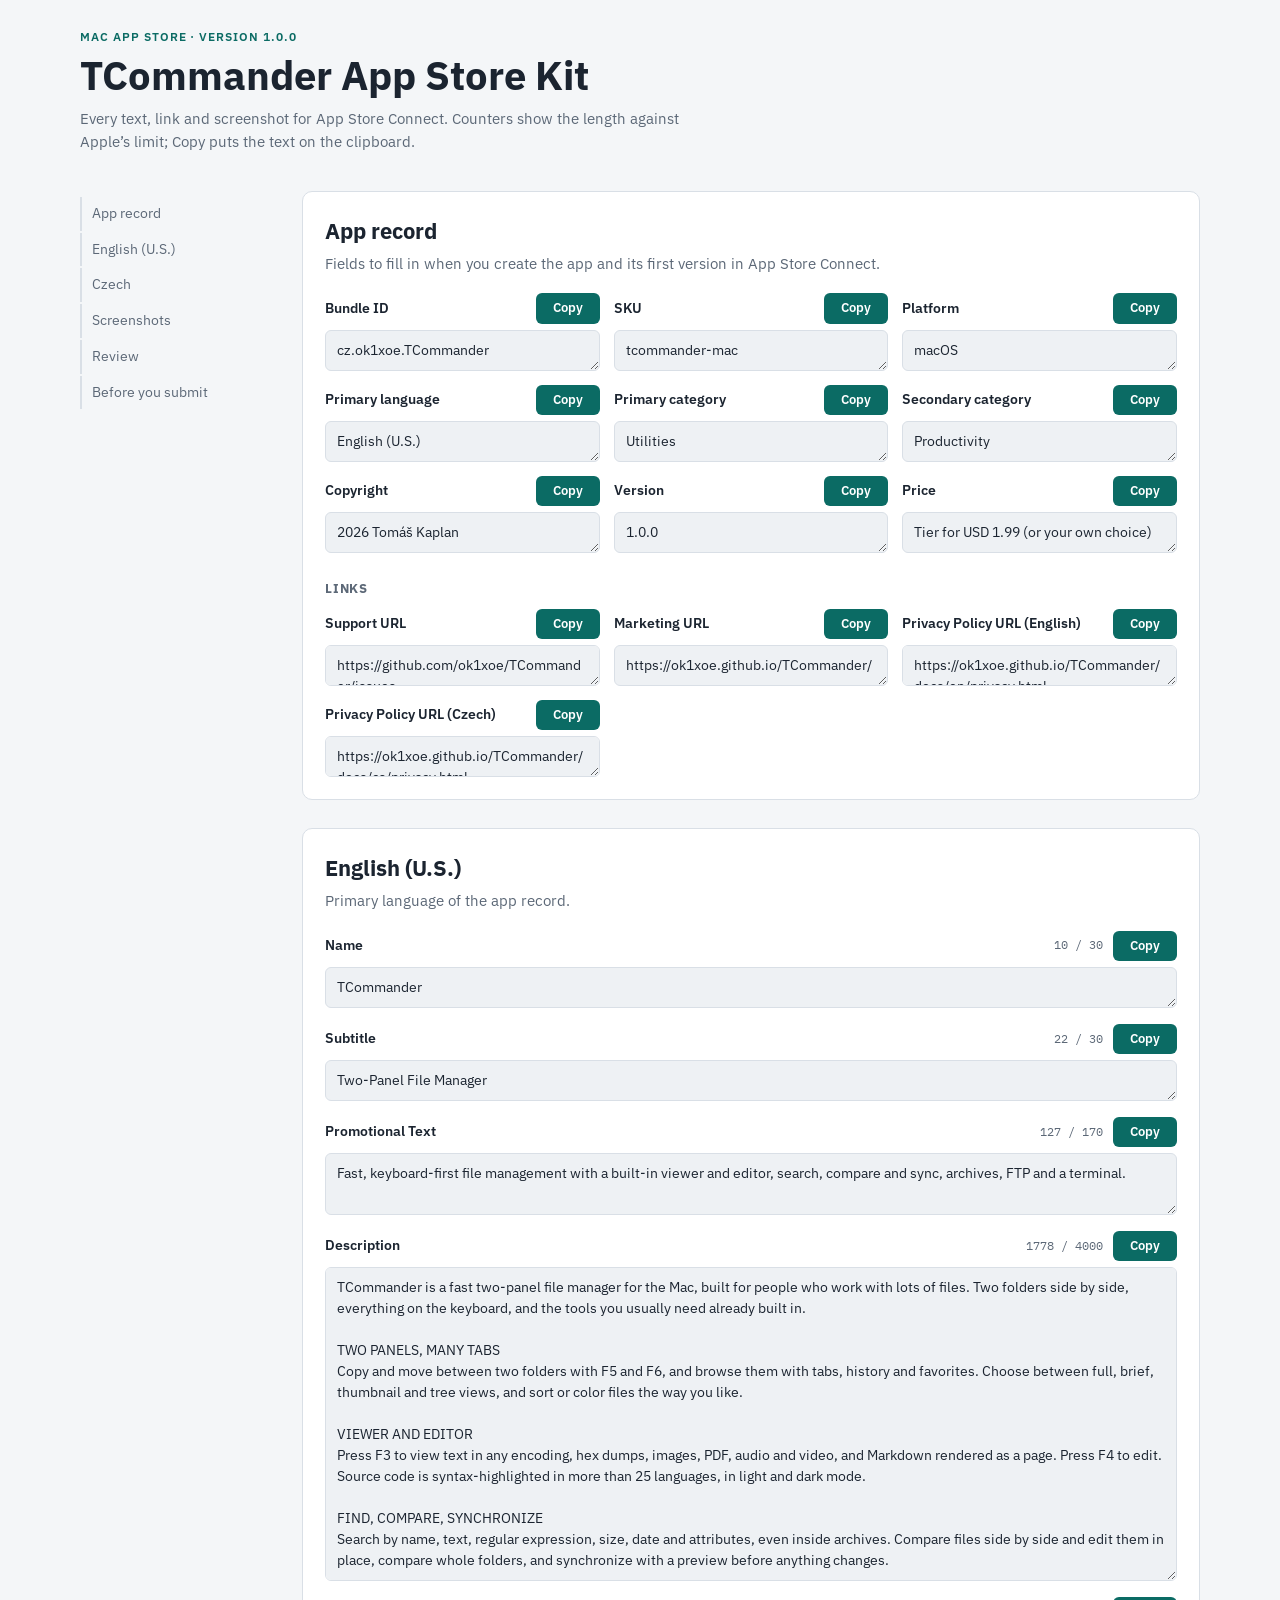
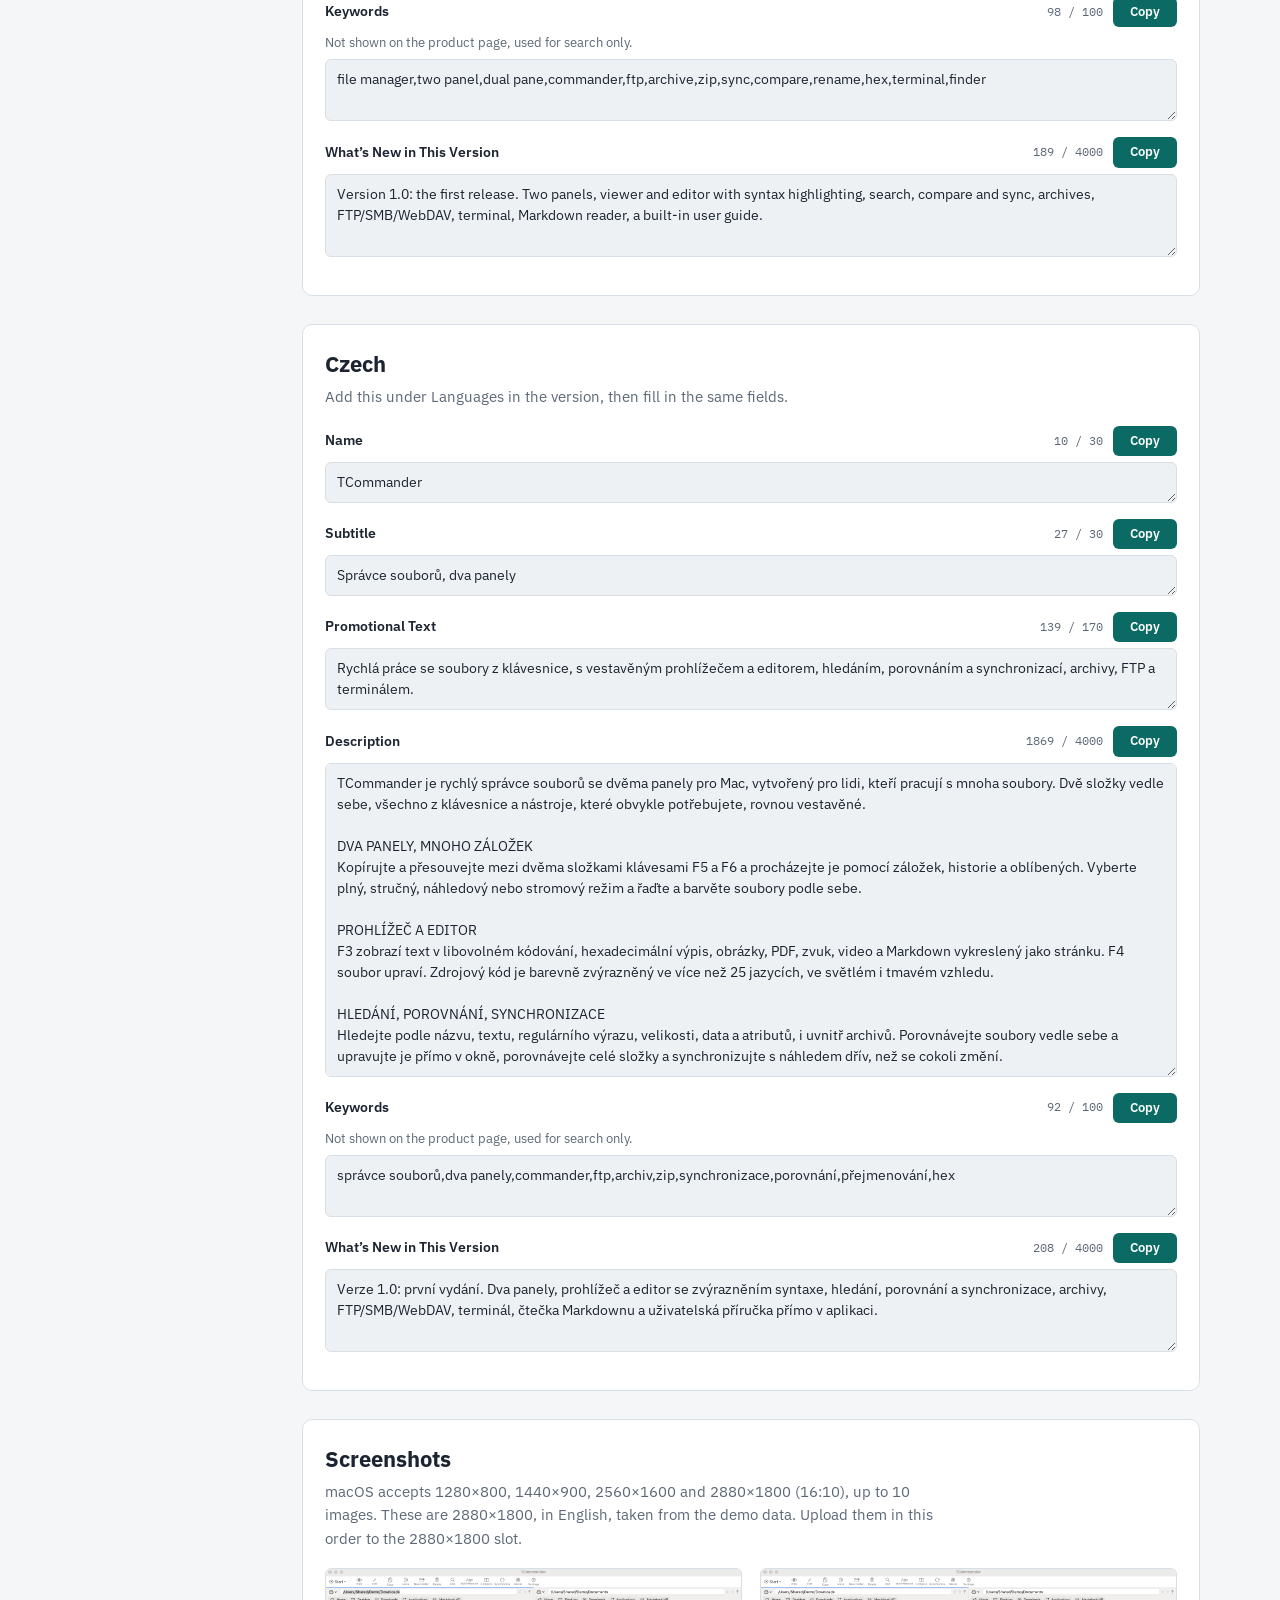
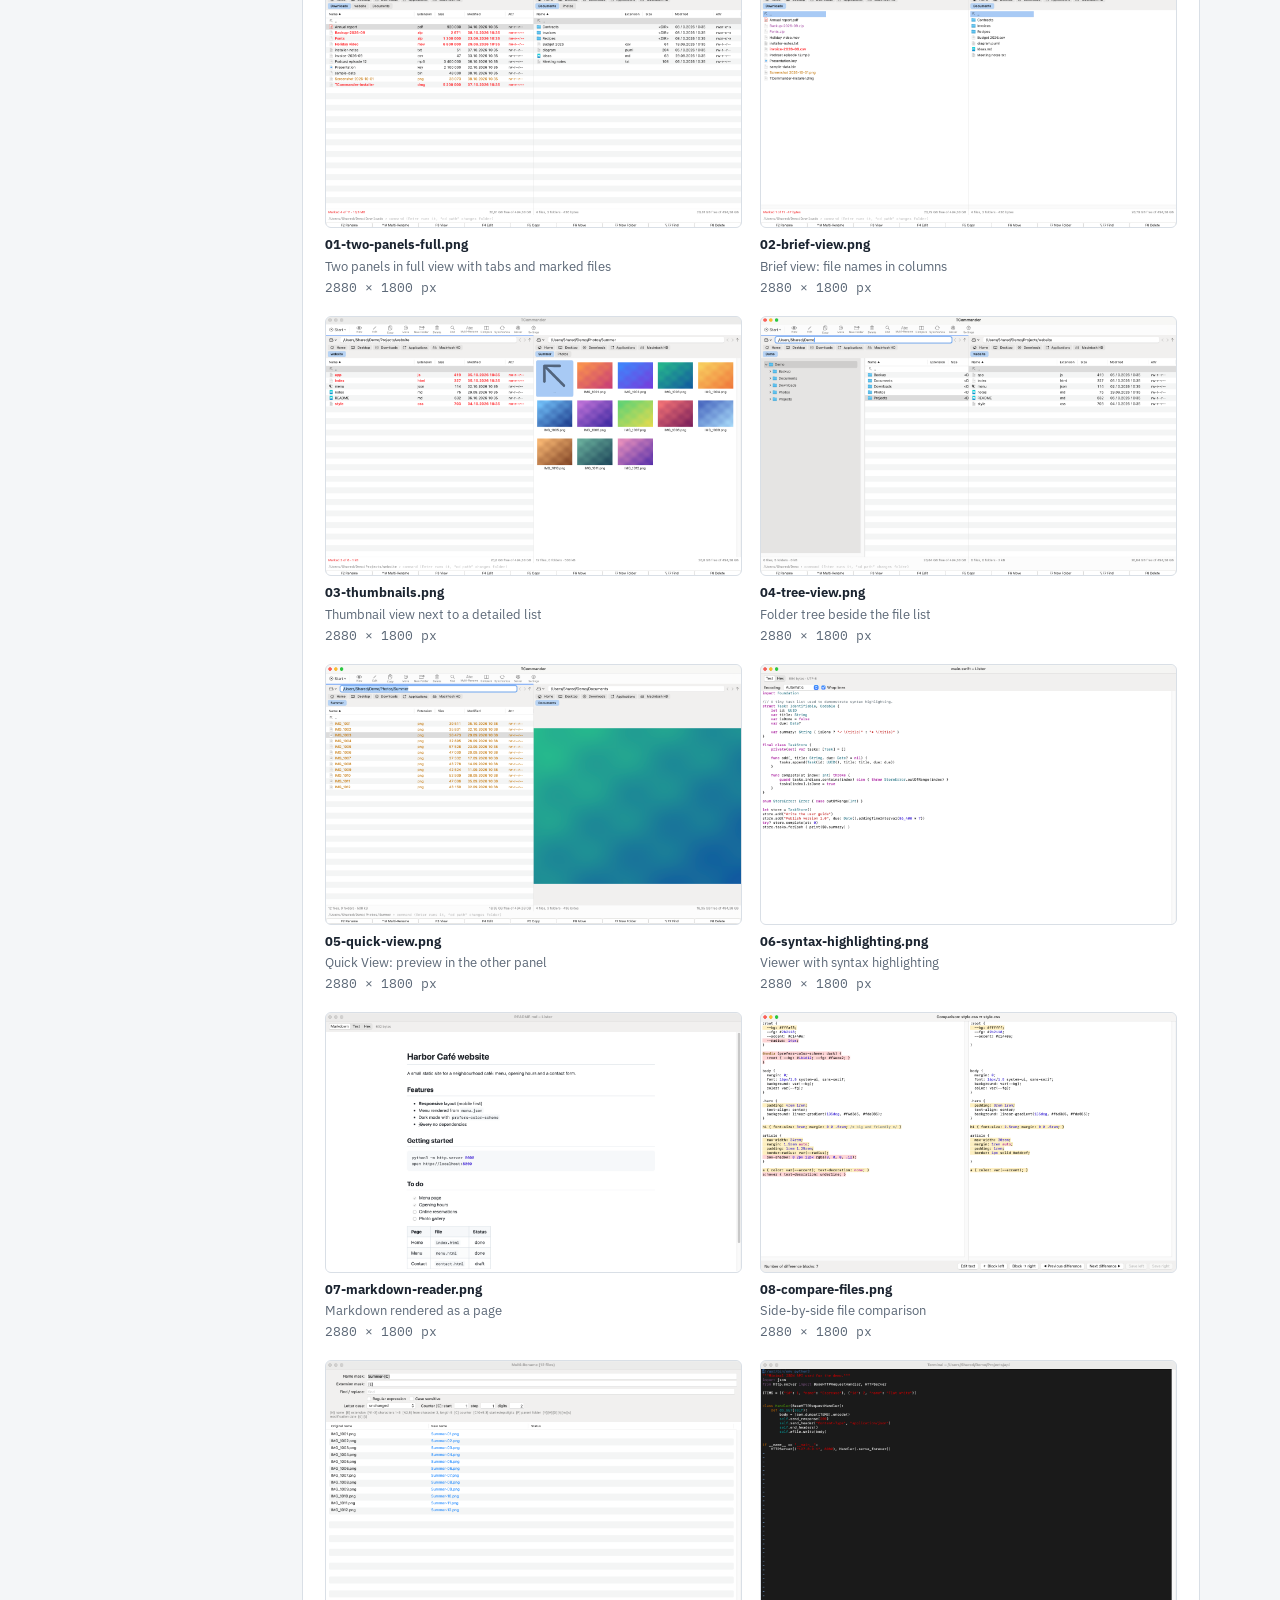
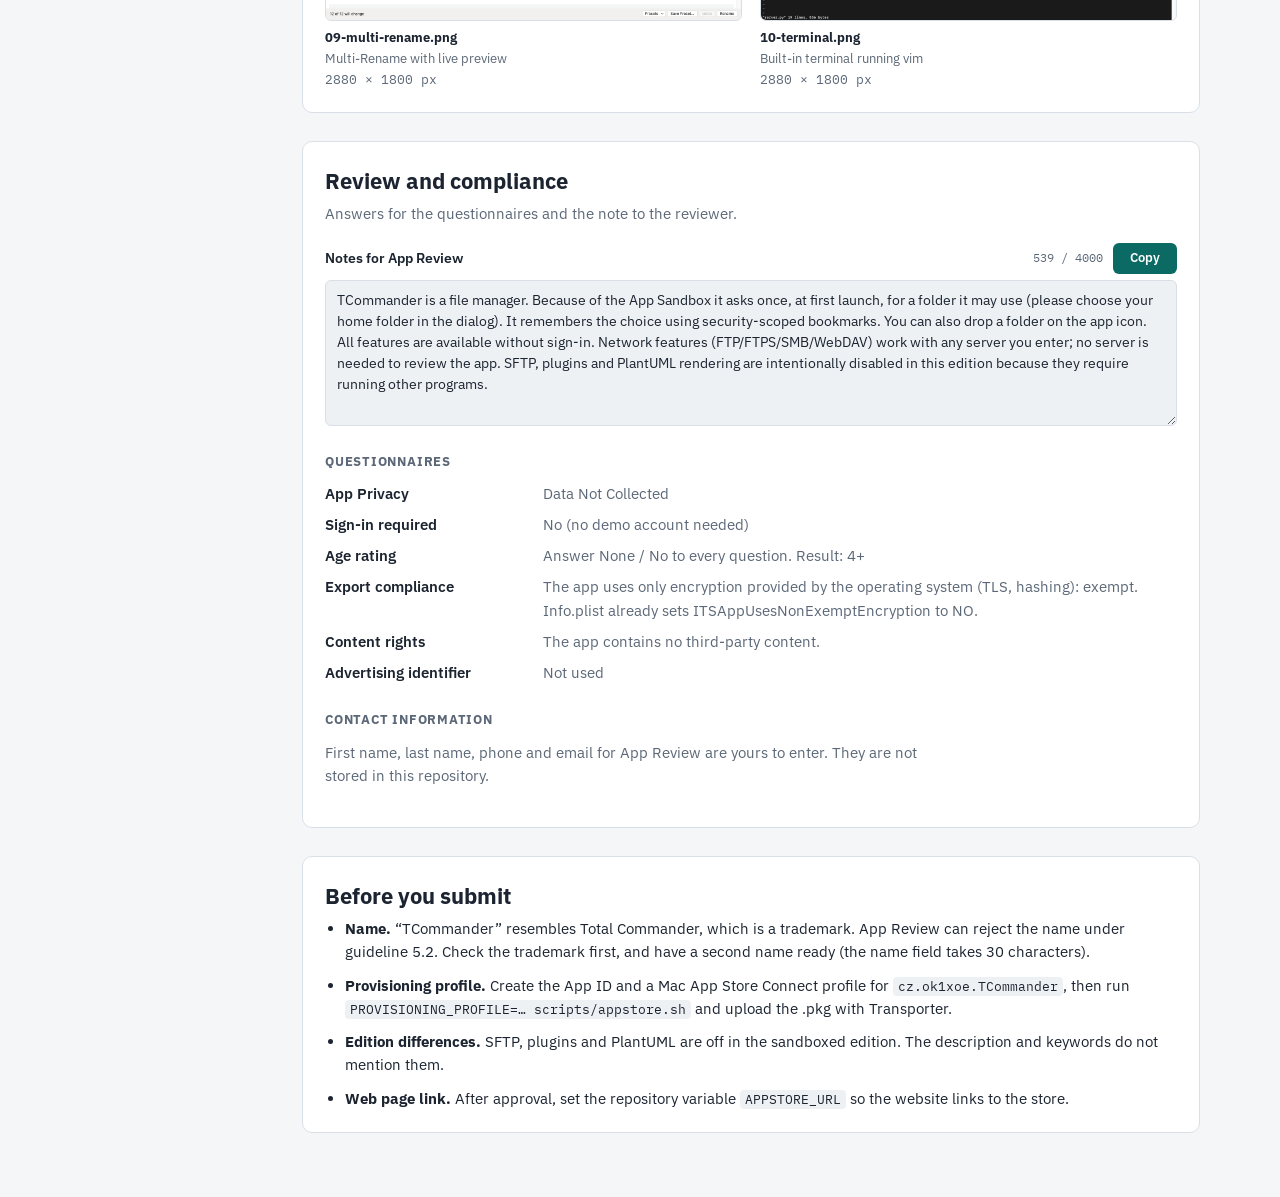
<file: appstore/listing.html>
<!doctype html>
<html lang="en"><head><meta charset="utf-8"><meta name="viewport" content="width=device-width,initial-scale=1"><title>TCommander App Store Kit</title><link rel="stylesheet" href="https://fonts.googleapis.com/css2?family=IBM+Plex+Mono:wght@400;500&family=IBM+Plex+Sans:wght@400;600;700&display=swap"><style>
:root{--bg:#f4f6f8;--panel:#ffffff;--fg:#1b2430;--muted:#5c6877;--line:#d9dfe6;--accent:#0b6b64;--accent-fg:#ffffff;--over:#b3261e;--code:#eef1f4}
@media (prefers-color-scheme:dark){:root:not([data-theme="light"]){--bg:#12171d;--panel:#1a2129;--fg:#e6ebf0;--muted:#9aa7b5;--line:#2c3541;--accent:#4cc3b8;--accent-fg:#0a1513;--over:#ff8a80;--code:#222b35;color-scheme:dark}}
:root[data-theme="dark"]{--bg:#12171d;--panel:#1a2129;--fg:#e6ebf0;--muted:#9aa7b5;--line:#2c3541;--accent:#4cc3b8;--accent-fg:#0a1513;--over:#ff8a80;--code:#222b35;color-scheme:dark}
*{box-sizing:border-box}
body{background:var(--bg);color:var(--fg);font:15px/1.55 "IBM Plex Sans",system-ui,-apple-system,"Segoe UI",sans-serif;margin:0;padding-inline:16px;padding-block:28px 64px}
.mono,code,textarea.mono{font-family:"IBM Plex Mono",ui-monospace,Menlo,monospace}
header,.layout{max-width:1120px;margin-inline:auto}
header{padding-bottom:20px}
.eyebrow{margin:0 0 6px;font-size:12px;letter-spacing:.08em;text-transform:uppercase;color:var(--accent);font-weight:600}
h1{font-size:clamp(28px,5vw,40px);line-height:1.1;margin:0 0 10px;text-wrap:balance;font-weight:700}
h2{font-size:22px;margin:0 0 4px;text-wrap:balance}
h3{font-size:13px;letter-spacing:.06em;text-transform:uppercase;color:var(--muted);margin:26px 0 10px}
.lead{color:var(--muted);margin:0 0 18px;max-width:68ch}
.layout{display:grid;grid-template-columns:190px minmax(0,1fr);gap:32px;align-items:start}
nav{position:sticky;top:env(safe-area-inset-top,0px);padding-top:6px;display:flex;flex-direction:column;gap:2px}
nav a{color:var(--muted);text-decoration:none;padding:6px 10px;border-left:2px solid var(--line);font-size:14px}
nav a:hover,nav a:focus-visible{color:var(--fg);border-left-color:var(--accent);outline:none}
main{min-width:0;display:flex;flex-direction:column;gap:28px}
section{background:var(--panel);border:1px solid var(--line);border-radius:10px;padding:22px;scroll-margin-top:16px;min-width:0}
.grid2{display:grid;grid-template-columns:repeat(auto-fit,minmax(260px,1fr));gap:14px}
.field{display:flex;flex-direction:column;gap:6px;margin-bottom:16px;min-width:0}
.grid2 .field{margin-bottom:0}
.fhead{display:flex;align-items:center;gap:10px}
.fhead label{font-weight:600;font-size:14px;margin-right:auto}
.count{font-size:12px;font-variant-numeric:tabular-nums;color:var(--muted);font-family:"IBM Plex Mono",ui-monospace,monospace}
.count.over{color:var(--over);font-weight:700}
.hint{margin:0;font-size:13px;color:var(--muted)}
textarea{width:100%;resize:vertical;background:var(--code);color:var(--fg);border:1px solid var(--line);border-radius:6px;padding:9px 11px;font:inherit;font-size:14px;line-height:1.5}
textarea:focus{outline:2px solid var(--accent);outline-offset:1px}
.copy{font:inherit;font-size:13px;font-weight:600;background:var(--accent);color:var(--accent-fg);border:0;border-radius:6px;padding:5px 12px;cursor:pointer;min-width:64px}
.copy:focus-visible{outline:2px solid var(--fg);outline-offset:2px}
.copy.done{background:var(--muted)}
.shots{display:grid;grid-template-columns:repeat(auto-fill,minmax(300px,1fr));gap:18px}
figure{margin:0;min-width:0}
figure img{display:block;width:100%;height:auto;aspect-ratio:16/10;object-fit:cover;border:1px solid var(--line);border-radius:6px;background:var(--code)}
figcaption{display:flex;flex-direction:column;gap:1px;margin-top:7px;font-size:13px}
figcaption span{color:var(--muted)}
.qa{display:grid;grid-template-columns:minmax(120px,200px) minmax(0,1fr);gap:8px 18px;margin:0}
.qa dt{font-weight:600}.qa dd{margin:0;color:var(--muted)}
.check{margin:0;padding-left:20px;display:flex;flex-direction:column;gap:10px}
code{background:var(--code);padding:1px 5px;border-radius:4px;font-size:13px;overflow-wrap:anywhere}
@media (max-width:760px){.layout{grid-template-columns:minmax(0,1fr)}nav{position:static;flex-direction:row;flex-wrap:wrap;gap:6px}nav a{border:1px solid var(--line);border-radius:999px}section{padding:16px}.qa{grid-template-columns:minmax(0,1fr)}}
@media (prefers-reduced-motion:no-preference){.copy{transition:background .15s}}
</style></head><body><header><p class="eyebrow">Mac App Store · version 1.0.0</p><h1>TCommander App Store Kit</h1><p class="lead">Every text, link and screenshot for App Store Connect. Counters show the length against Apple’s limit; Copy puts the text on the clipboard.</p></header><div class="layout"><nav aria-label="Sections"><a href="#app">App record</a><a href="#loc-en-US">English (U.S.)</a><a href="#loc-cs">Czech</a><a href="#shots">Screenshots</a><a href="#review">Review</a><a href="#risk">Before you submit</a></nav><main><section id="app"><h2>App record</h2><p class="lead">Fields to fill in when you create the app and its first version in App Store Connect.</p><div class="grid2"><div class="field"><div class="fhead"><label for="f1">Bundle ID</label><button type="button" class="copy" data-for="f1">Copy</button></div><textarea id="f1" readonly rows="1">cz.ok1xoe.TCommander</textarea></div><div class="field"><div class="fhead"><label for="f2">SKU</label><button type="button" class="copy" data-for="f2">Copy</button></div><textarea id="f2" readonly rows="1">tcommander-mac</textarea></div><div class="field"><div class="fhead"><label for="f3">Platform</label><button type="button" class="copy" data-for="f3">Copy</button></div><textarea id="f3" readonly rows="1">macOS</textarea></div><div class="field"><div class="fhead"><label for="f4">Primary language</label><button type="button" class="copy" data-for="f4">Copy</button></div><textarea id="f4" readonly rows="1">English (U.S.)</textarea></div><div class="field"><div class="fhead"><label for="f5">Primary category</label><button type="button" class="copy" data-for="f5">Copy</button></div><textarea id="f5" readonly rows="1">Utilities</textarea></div><div class="field"><div class="fhead"><label for="f6">Secondary category</label><button type="button" class="copy" data-for="f6">Copy</button></div><textarea id="f6" readonly rows="1">Productivity</textarea></div><div class="field"><div class="fhead"><label for="f7">Copyright</label><button type="button" class="copy" data-for="f7">Copy</button></div><textarea id="f7" readonly rows="1">2026 Tomáš Kaplan</textarea></div><div class="field"><div class="fhead"><label for="f8">Version</label><button type="button" class="copy" data-for="f8">Copy</button></div><textarea id="f8" readonly rows="1">1.0.0</textarea></div><div class="field"><div class="fhead"><label for="f9">Price</label><button type="button" class="copy" data-for="f9">Copy</button></div><textarea id="f9" readonly rows="1">Tier for USD 1.99 (or your own choice)</textarea></div></div><h3>Links</h3><div class="grid2"><div class="field"><div class="fhead"><label for="f10">Support URL</label><button type="button" class="copy" data-for="f10">Copy</button></div><textarea id="f10" readonly rows="1">https://github.com/ok1xoe/TCommander/issues</textarea></div><div class="field"><div class="fhead"><label for="f11">Marketing URL</label><button type="button" class="copy" data-for="f11">Copy</button></div><textarea id="f11" readonly rows="1">https://ok1xoe.github.io/TCommander/</textarea></div><div class="field"><div class="fhead"><label for="f12">Privacy Policy URL (English)</label><button type="button" class="copy" data-for="f12">Copy</button></div><textarea id="f12" readonly rows="1">https://ok1xoe.github.io/TCommander/docs/en/privacy.html</textarea></div><div class="field"><div class="fhead"><label for="f13">Privacy Policy URL (Czech)</label><button type="button" class="copy" data-for="f13">Copy</button></div><textarea id="f13" readonly rows="1">https://ok1xoe.github.io/TCommander/docs/cs/privacy.html</textarea></div></div></section><section id="loc-en-US"><h2>English (U.S.)</h2><p class="lead">Primary language of the app record.</p><div class="field"><div class="fhead"><label for="f14">Name</label><span class="count ok">10 / 30</span><button type="button" class="copy" data-for="f14">Copy</button></div><textarea id="f14" readonly rows="1">TCommander</textarea></div><div class="field"><div class="fhead"><label for="f15">Subtitle</label><span class="count ok">22 / 30</span><button type="button" class="copy" data-for="f15">Copy</button></div><textarea id="f15" readonly rows="1">Two-Panel File Manager</textarea></div><div class="field"><div class="fhead"><label for="f16">Promotional Text</label><span class="count ok">127 / 170</span><button type="button" class="copy" data-for="f16">Copy</button></div><textarea id="f16" readonly rows="2">Fast, keyboard-first file management with a built-in viewer and editor, search, compare and sync, archives, FTP and a terminal.</textarea></div><div class="field"><div class="fhead"><label for="f17">Description</label><span class="count ok">1778 / 4000</span><button type="button" class="copy" data-for="f17">Copy</button></div><textarea id="f17" readonly rows="14">TCommander is a fast two-panel file manager for the Mac, built for people who work with lots of files. Two folders side by side, everything on the keyboard, and the tools you usually need already built in.

TWO PANELS, MANY TABS
Copy and move between two folders with F5 and F6, and browse them with tabs, history and favorites. Choose between full, brief, thumbnail and tree views, and sort or color files the way you like.

VIEWER AND EDITOR
Press F3 to view text in any encoding, hex dumps, images, PDF, audio and video, and Markdown rendered as a page. Press F4 to edit. Source code is syntax-highlighted in more than 25 languages, in light and dark mode.

FIND, COMPARE, SYNCHRONIZE
Search by name, text, regular expression, size, date and attributes, even inside archives. Compare files side by side and edit them in place, compare whole folders, and synchronize with a preview before anything changes.

ARCHIVES AS FOLDERS
Browse, extract and update zip, tar, 7z and read rar, iso and cab like ordinary folders.

NETWORK
Connect to FTP, FTPS (TLS), SMB and WebDAV servers, resume interrupted transfers and use a proxy. Passwords stay in your Keychain.

MORE TOOLS
Multi-Rename with patterns, counters and dates. Checksums, file splitting and joining, duplicate finder, links, a built-in terminal that runs full-screen programs such as vim, and a command line.

MAKE IT YOURS
Change every keyboard shortcut. Edit the button bar, the Start menu and the main menu, add your own commands, and import your Total Commander settings. English and Czech interface.

PRIVATE BY DESIGN
No accounts, no analytics, no tracking. TCommander runs in the macOS App Sandbox and only touches the folders you allow.

Requires macOS 14 or later. Runs natively on Apple silicon and Intel Macs.</textarea></div><div class="field"><div class="fhead"><label for="f18">Keywords</label><span class="count ok">98 / 100</span><button type="button" class="copy" data-for="f18">Copy</button></div><p class="hint">Not shown on the product page, used for search only.</p><textarea id="f18" readonly rows="2">file manager,two panel,dual pane,commander,ftp,archive,zip,sync,compare,rename,hex,terminal,finder</textarea></div><div class="field"><div class="fhead"><label for="f19">What’s New in This Version</label><span class="count ok">189 / 4000</span><button type="button" class="copy" data-for="f19">Copy</button></div><textarea id="f19" readonly rows="3">Version 1.0: the first release. Two panels, viewer and editor with syntax highlighting, search, compare and sync, archives, FTP/SMB/WebDAV, terminal, Markdown reader, a built-in user guide.</textarea></div></section><section id="loc-cs"><h2>Czech</h2><p class="lead">Add this under Languages in the version, then fill in the same fields.</p><div class="field"><div class="fhead"><label for="f20">Name</label><span class="count ok">10 / 30</span><button type="button" class="copy" data-for="f20">Copy</button></div><textarea id="f20" readonly rows="1">TCommander</textarea></div><div class="field"><div class="fhead"><label for="f21">Subtitle</label><span class="count ok">27 / 30</span><button type="button" class="copy" data-for="f21">Copy</button></div><textarea id="f21" readonly rows="1">Správce souborů, dva panely</textarea></div><div class="field"><div class="fhead"><label for="f22">Promotional Text</label><span class="count ok">139 / 170</span><button type="button" class="copy" data-for="f22">Copy</button></div><textarea id="f22" readonly rows="2">Rychlá práce se soubory z klávesnice, s vestavěným prohlížečem a editorem, hledáním, porovnáním a synchronizací, archivy, FTP a terminálem.</textarea></div><div class="field"><div class="fhead"><label for="f23">Description</label><span class="count ok">1869 / 4000</span><button type="button" class="copy" data-for="f23">Copy</button></div><textarea id="f23" readonly rows="14">TCommander je rychlý správce souborů se dvěma panely pro Mac, vytvořený pro lidi, kteří pracují s mnoha soubory. Dvě složky vedle sebe, všechno z klávesnice a nástroje, které obvykle potřebujete, rovnou vestavěné.

DVA PANELY, MNOHO ZÁLOŽEK
Kopírujte a přesouvejte mezi dvěma složkami klávesami F5 a F6 a procházejte je pomocí záložek, historie a oblíbených. Vyberte plný, stručný, náhledový nebo stromový režim a řaďte a barvěte soubory podle sebe.

PROHLÍŽEČ A EDITOR
F3 zobrazí text v libovolném kódování, hexadecimální výpis, obrázky, PDF, zvuk, video a Markdown vykreslený jako stránku. F4 soubor upraví. Zdrojový kód je barevně zvýrazněný ve více než 25 jazycích, ve světlém i tmavém vzhledu.

HLEDÁNÍ, POROVNÁNÍ, SYNCHRONIZACE
Hledejte podle názvu, textu, regulárního výrazu, velikosti, data a atributů, i uvnitř archivů. Porovnávejte soubory vedle sebe a upravujte je přímo v okně, porovnávejte celé složky a synchronizujte s náhledem dřív, než se cokoli změní.

ARCHIVY JAKO SLOŽKY
Procházejte, rozbalujte a upravujte zip, tar, 7z a čtěte rar, iso a cab jako běžné složky.

SÍŤ
Připojte se k serverům FTP, FTPS (TLS), SMB a WebDAV, navazujte přerušené přenosy a používejte proxy. Hesla zůstávají ve vaší Klíčence.

DALŠÍ NÁSTROJE
Hromadné přejmenování se vzory, počítadly a daty. Kontrolní součty, dělení a spojování souborů, hledání duplicit, odkazy, vestavěný terminál spouštějící celoobrazovkové programy jako vim a příkazová řádka.

PŘIZPŮSOBTE SI HO
Změňte každou klávesovou zkratku. Upravte tlačítkovou lištu, menu Start i hlavní menu, přidejte vlastní příkazy a naimportujte nastavení z Total Commanderu. Rozhraní v angličtině a češtině.

SOUKROMÍ PŘEDEVŠÍM
Žádné účty, analytika ani sledování. TCommander běží v App Sandboxu macOS a sahá jen na složky, které mu povolíte.

Vyžaduje macOS 14 nebo novější. Nativně běží na Macích s Apple silicon i Intel.</textarea></div><div class="field"><div class="fhead"><label for="f24">Keywords</label><span class="count ok">92 / 100</span><button type="button" class="copy" data-for="f24">Copy</button></div><p class="hint">Not shown on the product page, used for search only.</p><textarea id="f24" readonly rows="2">správce souborů,dva panely,commander,ftp,archiv,zip,synchronizace,porovnání,přejmenování,hex</textarea></div><div class="field"><div class="fhead"><label for="f25">What’s New in This Version</label><span class="count ok">208 / 4000</span><button type="button" class="copy" data-for="f25">Copy</button></div><textarea id="f25" readonly rows="3">Verze 1.0: první vydání. Dva panely, prohlížeč a editor se zvýrazněním syntaxe, hledání, porovnání a synchronizace, archivy, FTP/SMB/WebDAV, terminál, čtečka Markdownu a uživatelská příručka přímo v aplikaci.</textarea></div></section><section id="shots"><h2>Screenshots</h2><p class="lead">macOS accepts 1280×800, 1440×900, 2560×1600 and 2880×1800 (16:10), up to 10 images. These are 2880×1800, in English, taken from the demo data. Upload them in this order to the 2880×1800 slot.</p><div class="shots"><figure><img src="screenshots/01-two-panels-full.png" alt="Two panels in full view with tabs and marked files" loading="lazy" width="1600" height="1000"><figcaption><b>01-two-panels-full.png</b><span>Two panels in full view with tabs and marked files</span><span class="mono">2880 × 1800 px</span></figcaption></figure><figure><img src="screenshots/02-brief-view.png" alt="Brief view: file names in columns" loading="lazy" width="1600" height="1000"><figcaption><b>02-brief-view.png</b><span>Brief view: file names in columns</span><span class="mono">2880 × 1800 px</span></figcaption></figure><figure><img src="screenshots/03-thumbnails.png" alt="Thumbnail view next to a detailed list" loading="lazy" width="1600" height="1000"><figcaption><b>03-thumbnails.png</b><span>Thumbnail view next to a detailed list</span><span class="mono">2880 × 1800 px</span></figcaption></figure><figure><img src="screenshots/04-tree-view.png" alt="Folder tree beside the file list" loading="lazy" width="1600" height="1000"><figcaption><b>04-tree-view.png</b><span>Folder tree beside the file list</span><span class="mono">2880 × 1800 px</span></figcaption></figure><figure><img src="screenshots/05-quick-view.png" alt="Quick View: preview in the other panel" loading="lazy" width="1600" height="1000"><figcaption><b>05-quick-view.png</b><span>Quick View: preview in the other panel</span><span class="mono">2880 × 1800 px</span></figcaption></figure><figure><img src="screenshots/06-syntax-highlighting.png" alt="Viewer with syntax highlighting" loading="lazy" width="1600" height="1000"><figcaption><b>06-syntax-highlighting.png</b><span>Viewer with syntax highlighting</span><span class="mono">2880 × 1800 px</span></figcaption></figure><figure><img src="screenshots/07-markdown-reader.png" alt="Markdown rendered as a page" loading="lazy" width="1600" height="1000"><figcaption><b>07-markdown-reader.png</b><span>Markdown rendered as a page</span><span class="mono">2880 × 1800 px</span></figcaption></figure><figure><img src="screenshots/08-compare-files.png" alt="Side-by-side file comparison" loading="lazy" width="1600" height="1000"><figcaption><b>08-compare-files.png</b><span>Side-by-side file comparison</span><span class="mono">2880 × 1800 px</span></figcaption></figure><figure><img src="screenshots/09-multi-rename.png" alt="Multi-Rename with live preview" loading="lazy" width="1600" height="1000"><figcaption><b>09-multi-rename.png</b><span>Multi-Rename with live preview</span><span class="mono">2880 × 1800 px</span></figcaption></figure><figure><img src="screenshots/10-terminal.png" alt="Built-in terminal running vim" loading="lazy" width="1600" height="1000"><figcaption><b>10-terminal.png</b><span>Built-in terminal running vim</span><span class="mono">2880 × 1800 px</span></figcaption></figure></div></section><section id="review"><h2>Review and compliance</h2><p class="lead">Answers for the questionnaires and the note to the reviewer.</p><div class="field"><div class="fhead"><label for="f26">Notes for App Review</label><span class="count ok">539 / 4000</span><button type="button" class="copy" data-for="f26">Copy</button></div><textarea id="f26" readonly rows="6">TCommander is a file manager. Because of the App Sandbox it asks once, at first launch, for a folder it may use (please choose your home folder in the dialog). It remembers the choice using security-scoped bookmarks. You can also drop a folder on the app icon. All features are available without sign-in. Network features (FTP/FTPS/SMB/WebDAV) work with any server you enter; no server is needed to review the app. SFTP, plugins and PlantUML rendering are intentionally disabled in this edition because they require running other programs.</textarea></div><h3>Questionnaires</h3><dl class="qa"><dt>App Privacy</dt><dd>Data Not Collected</dd><dt>Sign-in required</dt><dd>No (no demo account needed)</dd><dt>Age rating</dt><dd>Answer None / No to every question. Result: 4+</dd><dt>Export compliance</dt><dd>The app uses only encryption provided by the operating system (TLS, hashing): exempt. Info.plist already sets ITSAppUsesNonExemptEncryption to NO.</dd><dt>Content rights</dt><dd>The app contains no third-party content.</dd><dt>Advertising identifier</dt><dd>Not used</dd></dl><h3>Contact information</h3><p class="lead">First name, last name, phone and email for App Review are yours to enter. They are not stored in this repository.</p></section><section id="risk"><h2>Before you submit</h2><ul class="check"><li><b>Name.</b> “TCommander” resembles Total Commander, which is a trademark. App Review can reject the name under guideline 5.2. Check the trademark first, and have a second name ready (the name field takes 30 characters).</li><li><b>Provisioning profile.</b> Create the App ID and a Mac App Store Connect profile for <code>cz.ok1xoe.TCommander</code>, then run <code>PROVISIONING_PROFILE=… scripts/appstore.sh</code> and upload the .pkg with Transporter.</li><li><b>Edition differences.</b> SFTP, plugins and PlantUML are off in the sandboxed edition. The description and keywords do not mention them.</li><li><b>Web page link.</b> After approval, set the repository variable <code>APPSTORE_URL</code> so the website links to the store.</li></ul></section></main></div><script>
document.querySelectorAll('.copy').forEach(function(b){b.addEventListener('click',function(){
  var t=document.getElementById(b.dataset.for);
  function ok(){b.textContent='Copied';b.classList.add('done');setTimeout(function(){b.textContent='Copy';b.classList.remove('done')},1400)}
  function fallback(){t.focus();t.select();try{document.execCommand('copy')&&ok()}catch(e){}}
  if(navigator.clipboard&&navigator.clipboard.writeText){navigator.clipboard.writeText(t.value).then(ok,fallback)}else{fallback()}
})});
</script></body></html>
</file>
